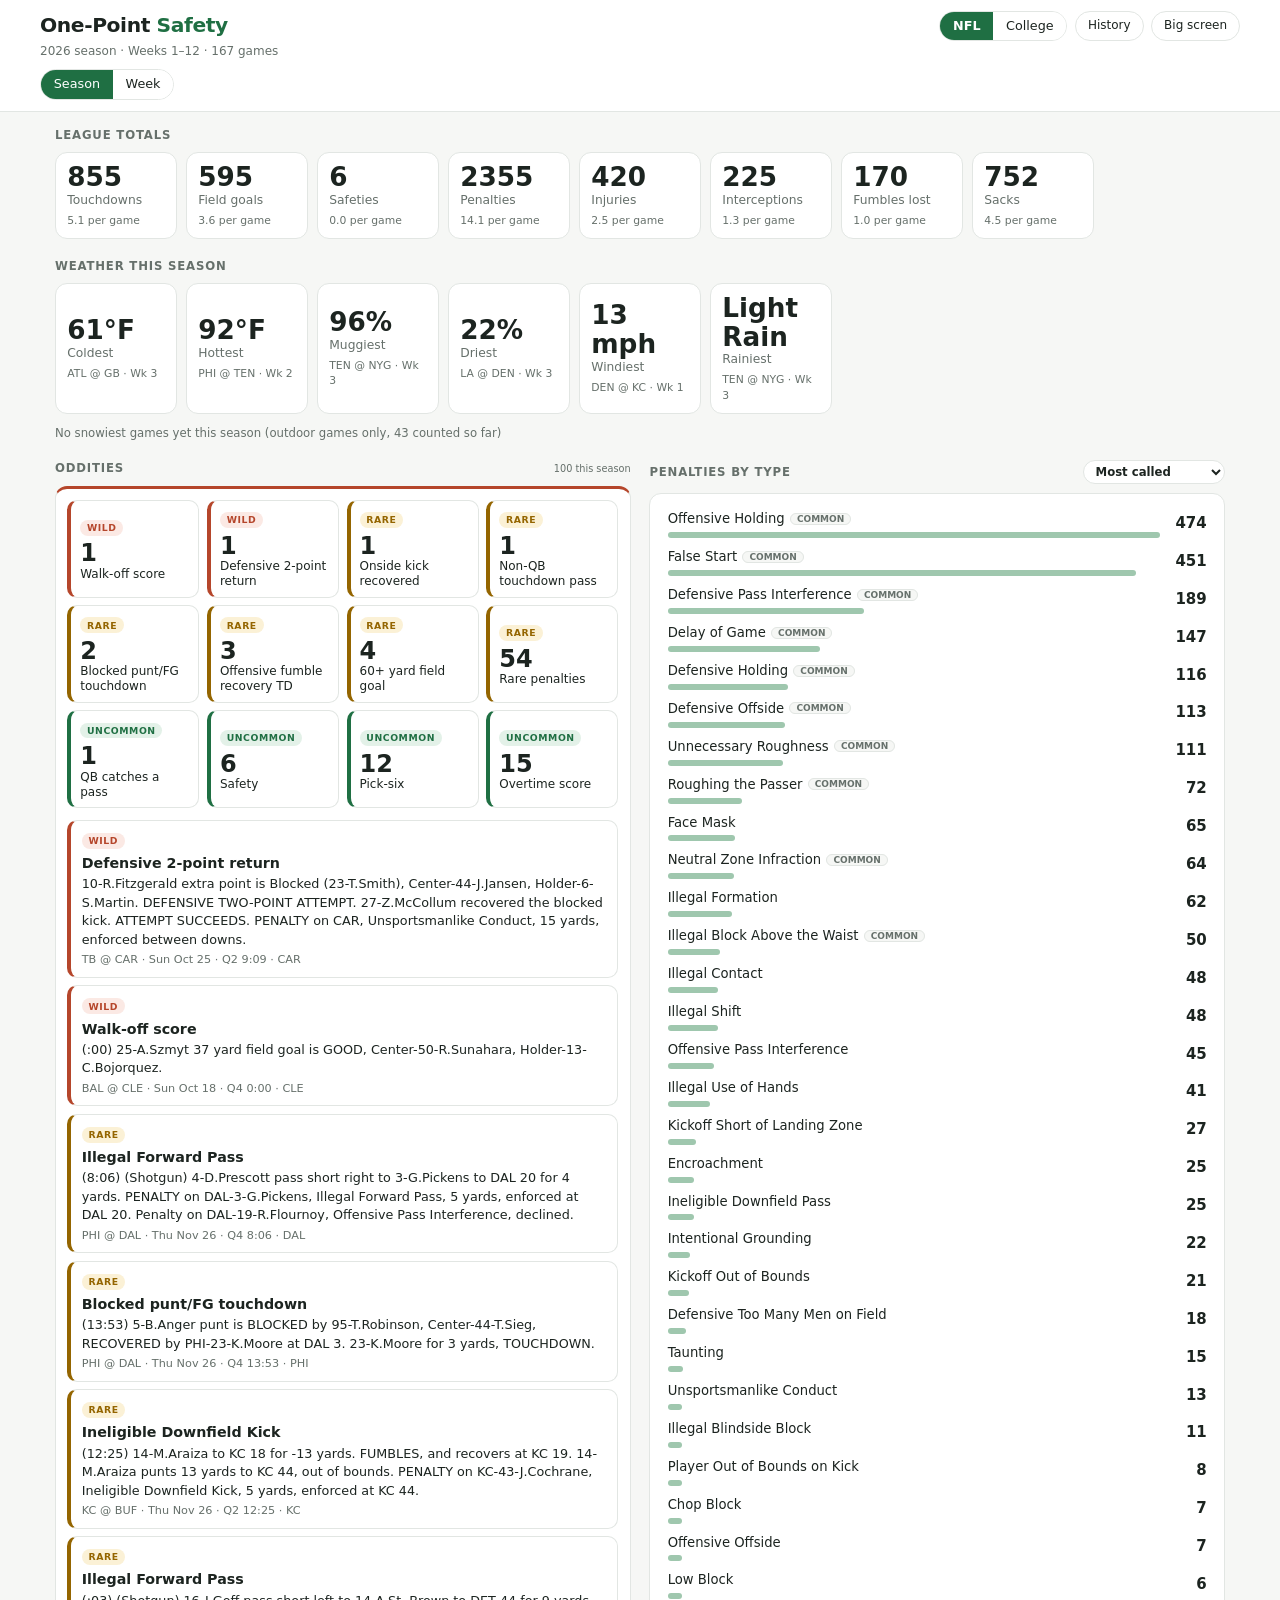
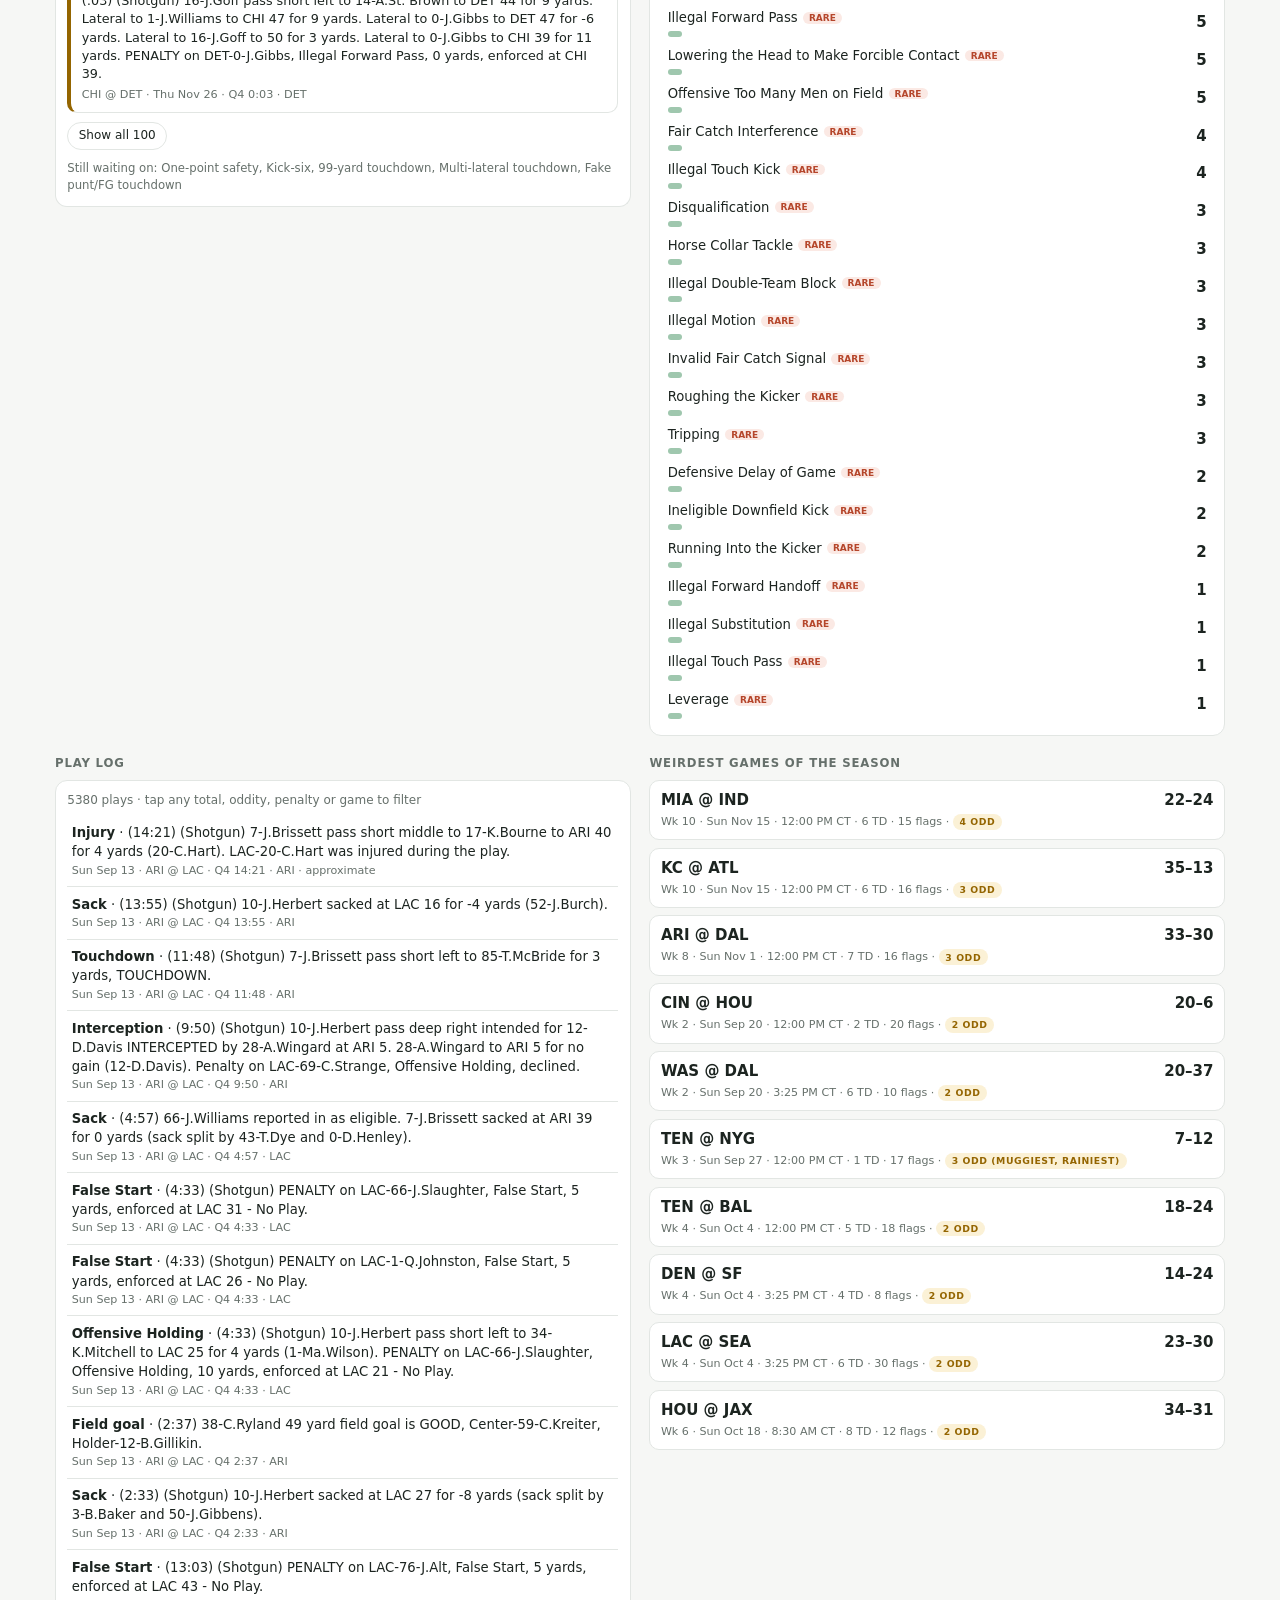
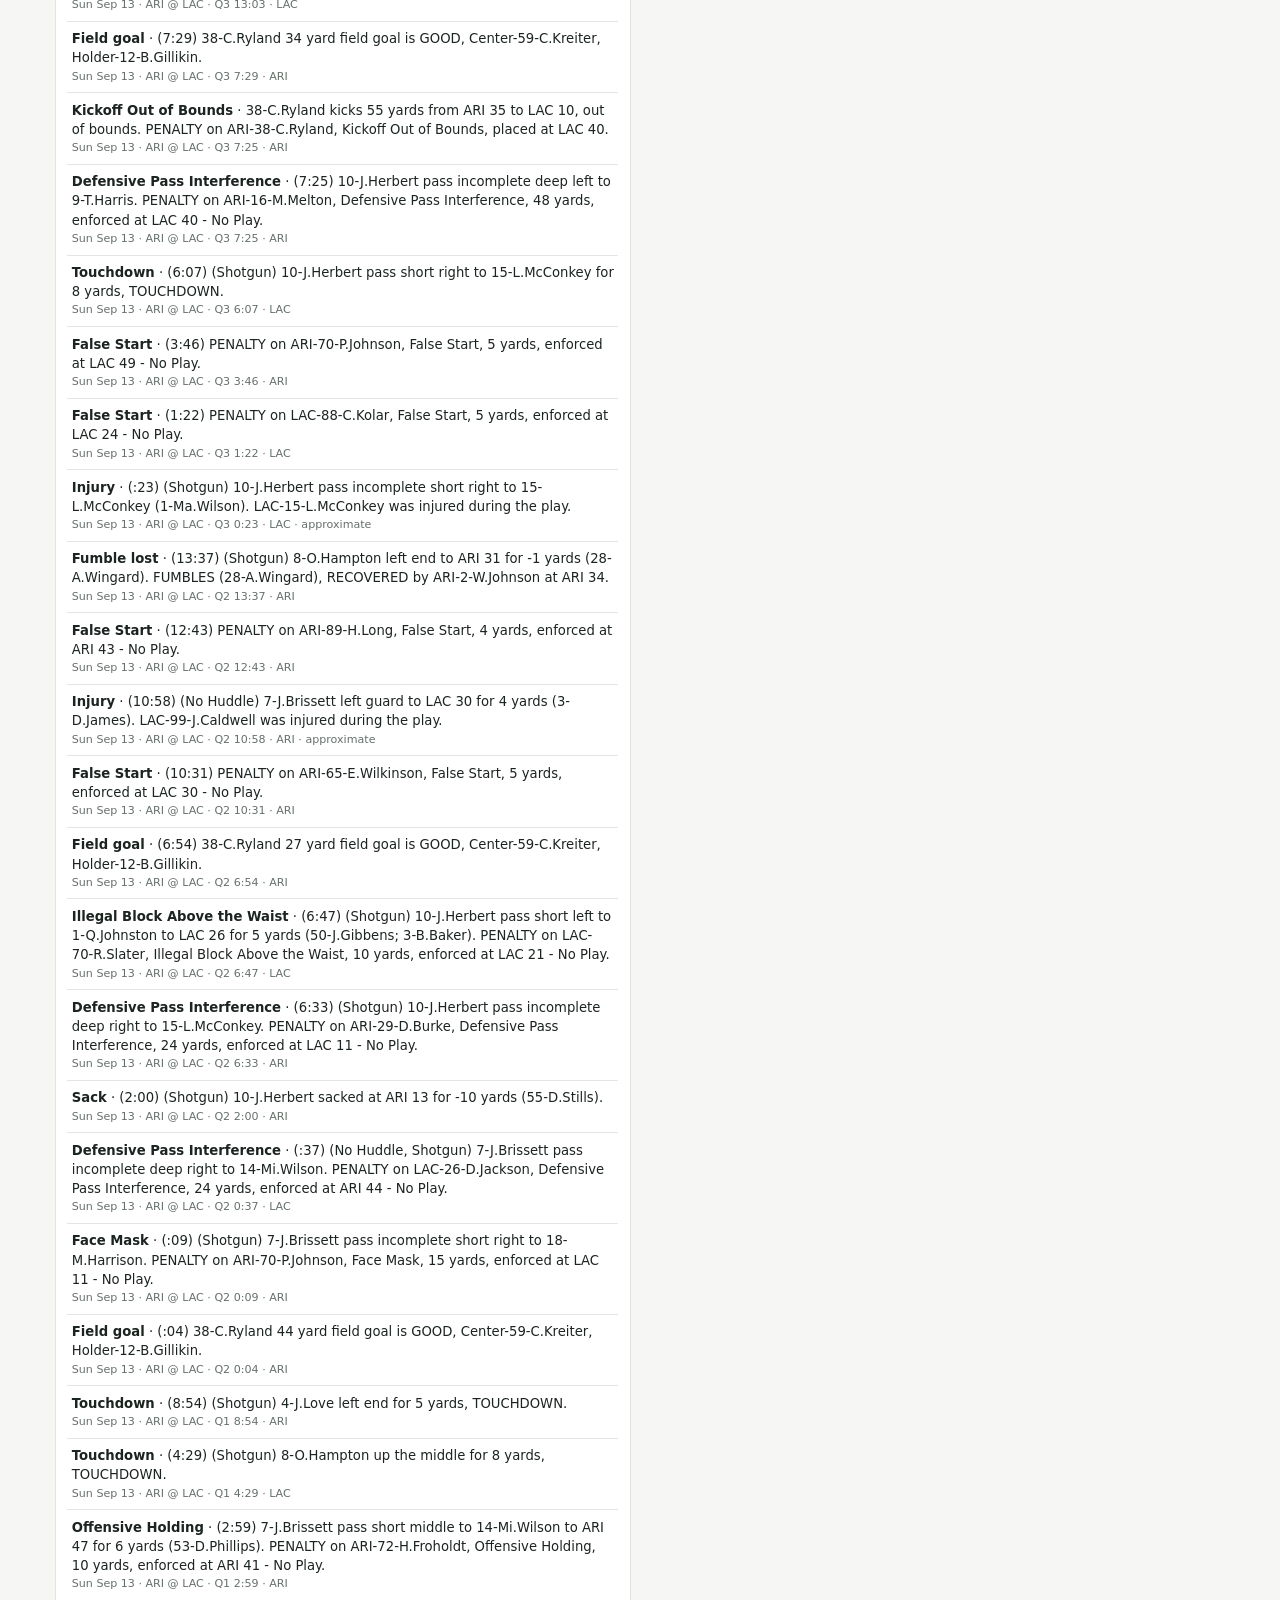
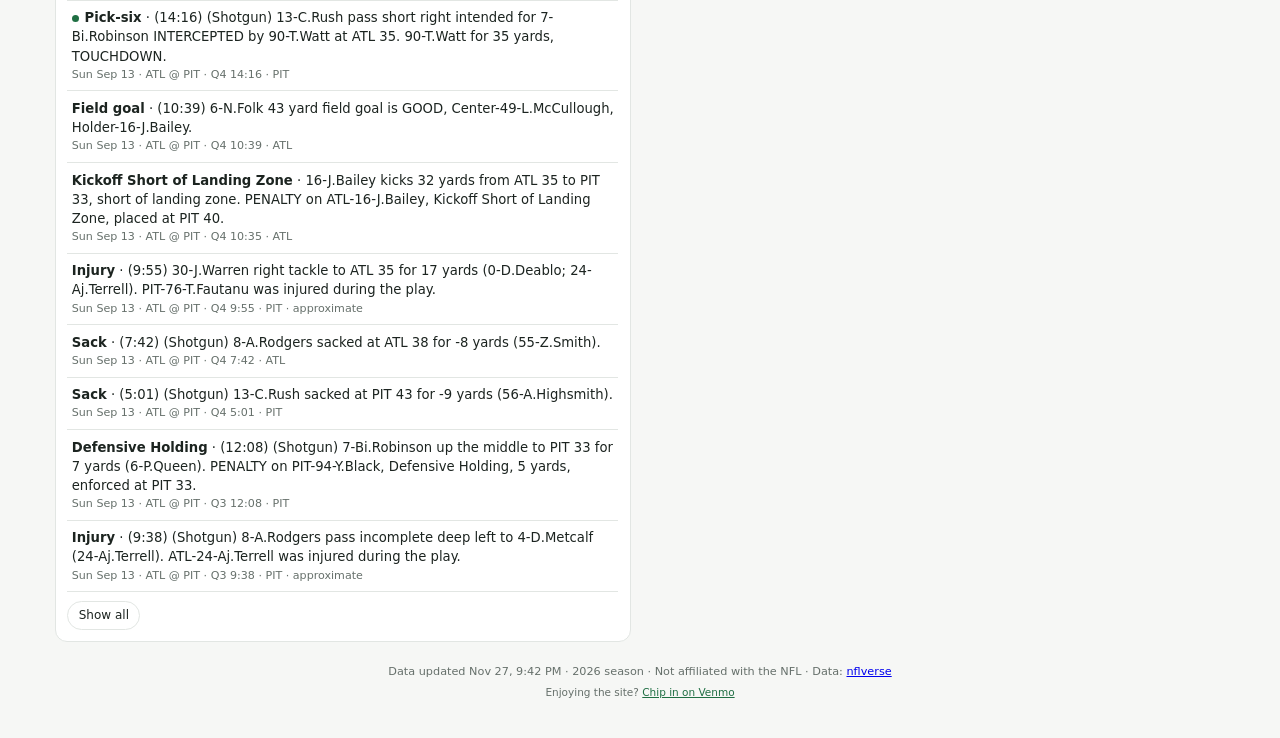
<file: index.html>
<!doctype html>
<html lang="en">
<head>
<meta charset="utf-8">
<meta name="viewport" content="width=device-width, initial-scale=1, viewport-fit=cover">
<!-- seo:start -->
<title>One-Point Safety | Tracking the NFL&#x27;s Rarest Plays</title>
<meta name="description" content="Track the NFL&#x27;s rarest plays as they happen: one-point safeties, rare penalties, wild finishes and extreme weather, updated daily from real play-by-play data.">
<link rel="canonical" href="https://one-pointsafety.com/">
<meta property="og:site_name" content="One-Point Safety">
<meta property="og:type" content="website">
<meta property="og:title" content="One-Point Safety | Tracking the NFL&#x27;s Rarest Plays">
<meta property="og:description" content="Track the NFL&#x27;s rarest plays as they happen: one-point safeties, rare penalties, wild finishes and extreme weather, updated daily from real play-by-play data.">
<meta property="og:url" content="https://one-pointsafety.com/">
<meta property="og:image" content="https://one-pointsafety.com/og-image.png">
<meta property="og:image:width" content="1200">
<meta property="og:image:height" content="630">
<meta property="og:image:alt" content="One-Point Safety — tracking the NFL&#x27;s rarest plays">
<meta property="og:locale" content="en_US">
<meta name="twitter:card" content="summary_large_image">
<meta name="twitter:title" content="One-Point Safety | Tracking the NFL&#x27;s Rarest Plays">
<meta name="twitter:description" content="Track the NFL&#x27;s rarest plays as they happen: one-point safeties, rare penalties, wild finishes and extreme weather, updated daily from real play-by-play data.">
<meta name="twitter:image" content="https://one-pointsafety.com/og-image.png">
<meta name="twitter:image:alt" content="One-Point Safety — tracking the NFL&#x27;s rarest plays">
<!-- seo:end -->
<link rel="stylesheet" href="styles.css?v=e23f069f">
</head>
<body>
<header>
  <div class="hrow">
    <h1>One-Point <span>Safety</span></h1>
    <nav class="hnav">
      <div class="seg league" role="group" aria-label="League"><a href="./" class="on" aria-current="page" data-league-link="nfl">NFL</a><a href="college.html" data-league-link="ncaa">College</a></div>
      <a class="navlink" href="history.html">History</a>
      <button class="tvbtn" id="tvBtn">Big screen</button>
    </nav>
  </div>
  <div class="hwrap">
    <div class="sub" id="subline"></div>
    <div class="controls">
      <div class="seg" id="scope"></div>
      <div class="wk" id="wknav"><button data-wk="-1" id="wkPrev" aria-label="Previous week">‹</button><span id="wkLabel"></span><button data-wk="1" id="wkNext" aria-label="Next week">›</button></div>
      <div class="days" id="days"></div>
      <button class="chip resetbtn" id="resetAll" hidden>&times; Reset filters</button>
    </div>
  </div>
</header>

<main class="layout" id="layout" hidden>
  <section class="a-odd">
    <h2>Oddities <small id="oddCount"></small></h2>
    <div class="panel">
      <div id="featured"></div>
      <div class="board" id="board"></div>
      <div class="feed" id="feed"></div>
      <button class="chip more" id="moreFeed" hidden></button>
      <div class="waiting" id="waiting"></div>
    </div>
  </section>

  <section class="a-tot">
    <h2>League totals</h2>
    <div class="cards" id="cards"></div>
  </section>

  <section class="a-wx" id="wxSec" hidden>
    <h2>Weather this season</h2>
    <div class="cards" id="wxCards"></div>
    <div class="waiting" id="wxNote"></div>
  </section>

  <section class="a-pen">
    <h2>Penalties by type <label class="sortsel"><span class="sr">Sort penalties</span><select id="penSort" aria-label="Sort penalties">
      <option value="count_desc">Most called</option>
      <option value="count_asc">Fewest called</option>
      <option value="common">Common &rarr; rare</option>
      <option value="rare">Rare &rarr; common</option>
    </select></label></h2>
    <div class="panel" id="penalties"></div>
  </section>

  <section class="a-log" id="logSec">
    <h2>Play log</h2>
    <div class="panel">
      <div class="filterbar" id="filterbar"></div>
      <div id="log"></div>
      <button class="chip more" id="moreLog" hidden>Show all</button>
    </div>
  </section>

  <section class="a-games">
    <h2 id="gamesTitle">Games</h2>
    <div class="scroll"><div class="games" id="games"></div></div>
  </section>
</main>

<div class="loading" id="loading">Loading season data&hellip;</div>
<div class="offseason" id="offseason" hidden>
  <h2>No games yet this season</h2>
  <p>Check back once the season kicks off. In the meantime, here's last season's data.</p>
</div>

<footer>
  <span id="updated"></span> &middot; Not affiliated with the NFL &middot; Data: <a href="https://github.com/nflverse/nflverse-data" target="_blank" rel="noopener">nflverse</a>
  <div class="donate">Enjoying the site? <a href="https://venmo.com/u/George-Tharp" target="_blank" rel="noopener">Chip in on Venmo</a></div>
</footer>

<div class="scrim" id="scrim"></div>
<div class="sheet" id="sheet" role="dialog" aria-modal="true" aria-label="Play details"></div>

<script src="app.js?v=8b02cafc"></script>
<!-- Cloudflare Web Analytics -->
<script type="module" src="https://static.cloudflareinsights.com/beacon.min.js" data-cf-beacon='{"token": "d3902bc33d3544aab51f12727f5c7ce0"}'></script>
<!-- End Cloudflare Web Analytics -->
</body>
</html>
</file>
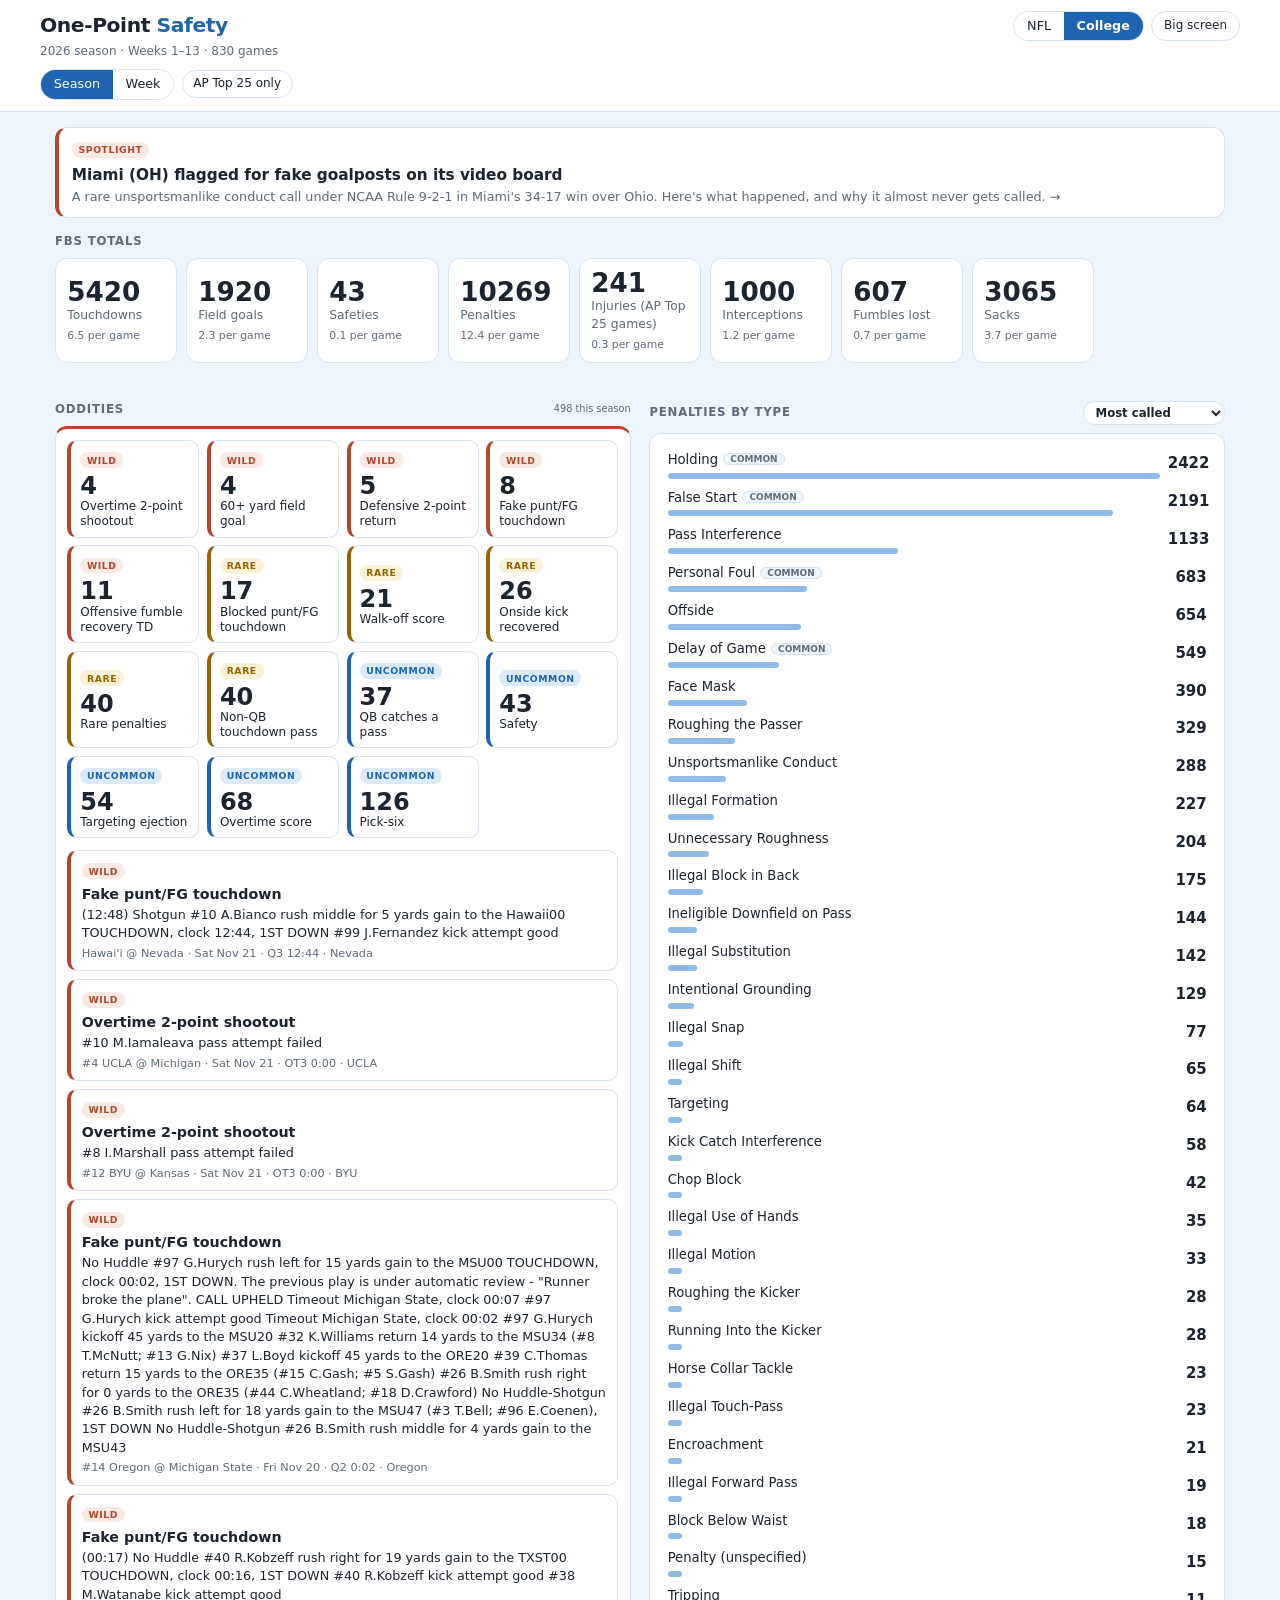
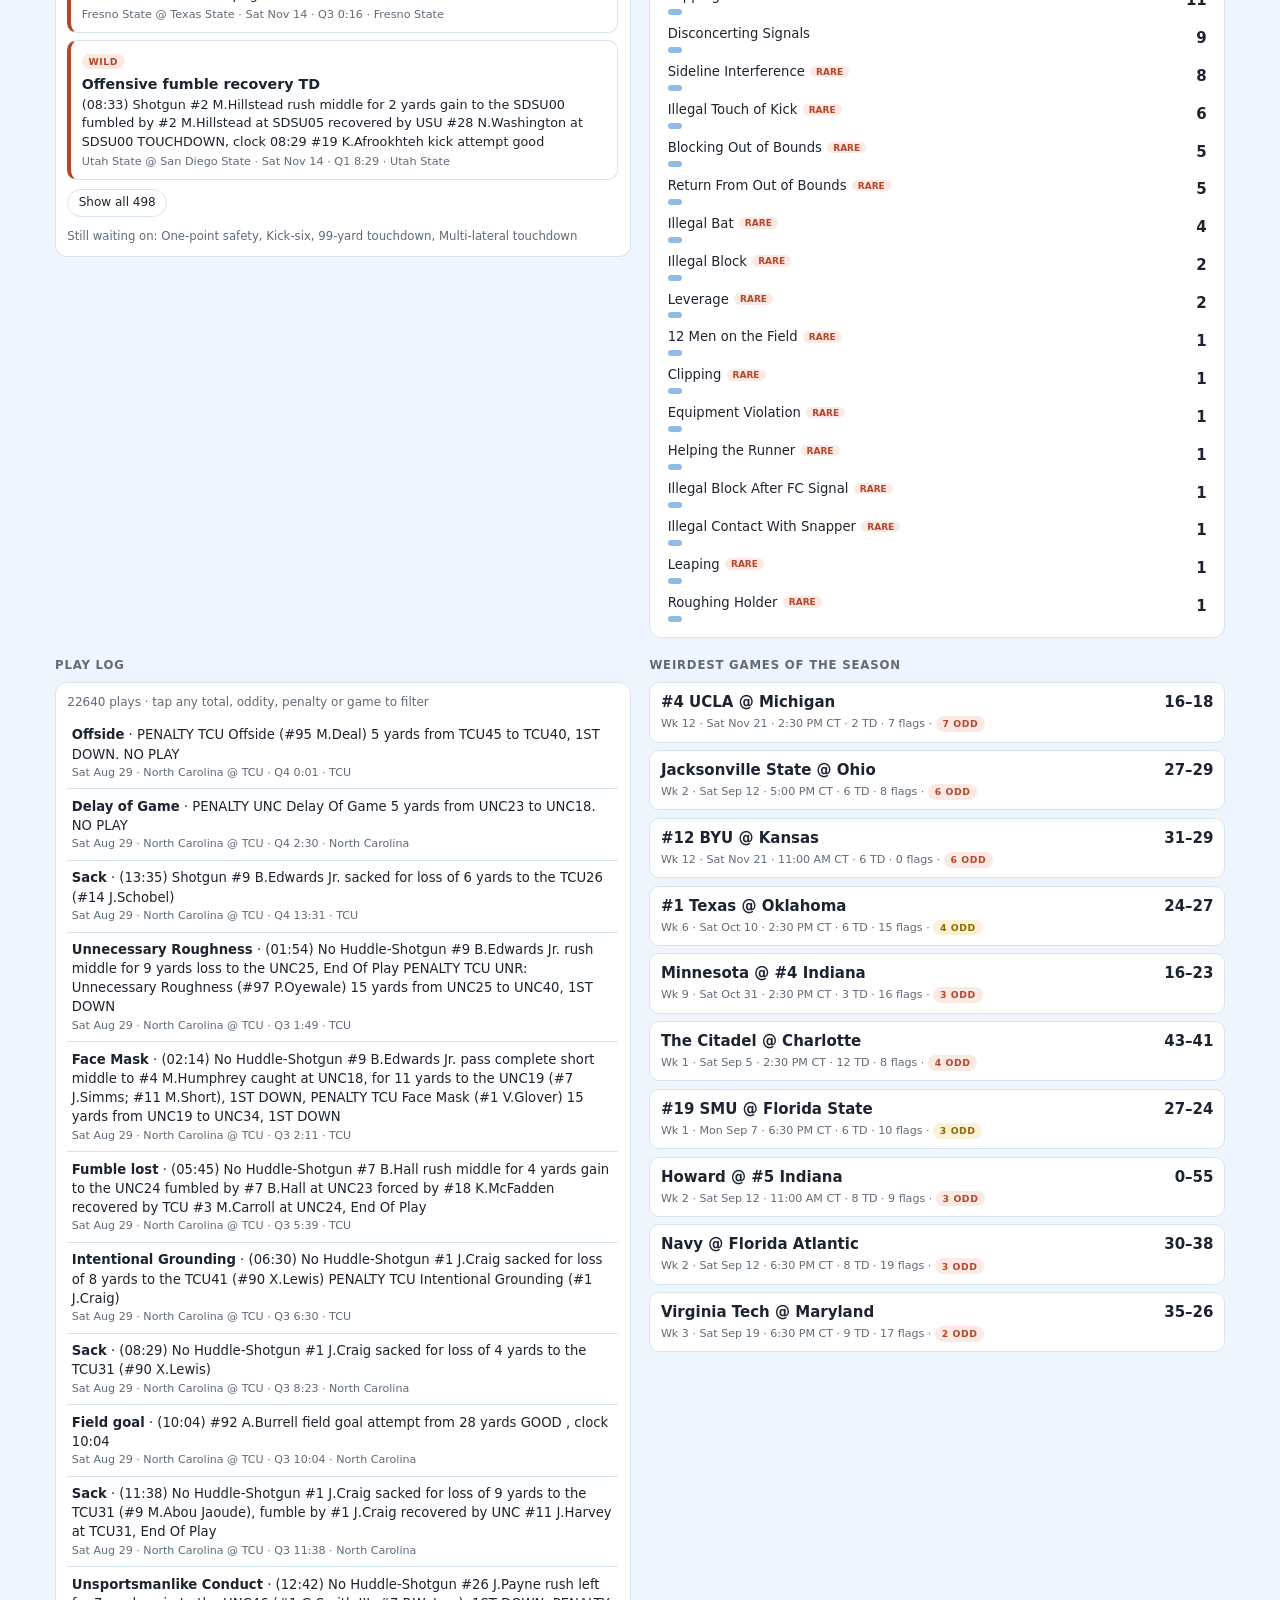
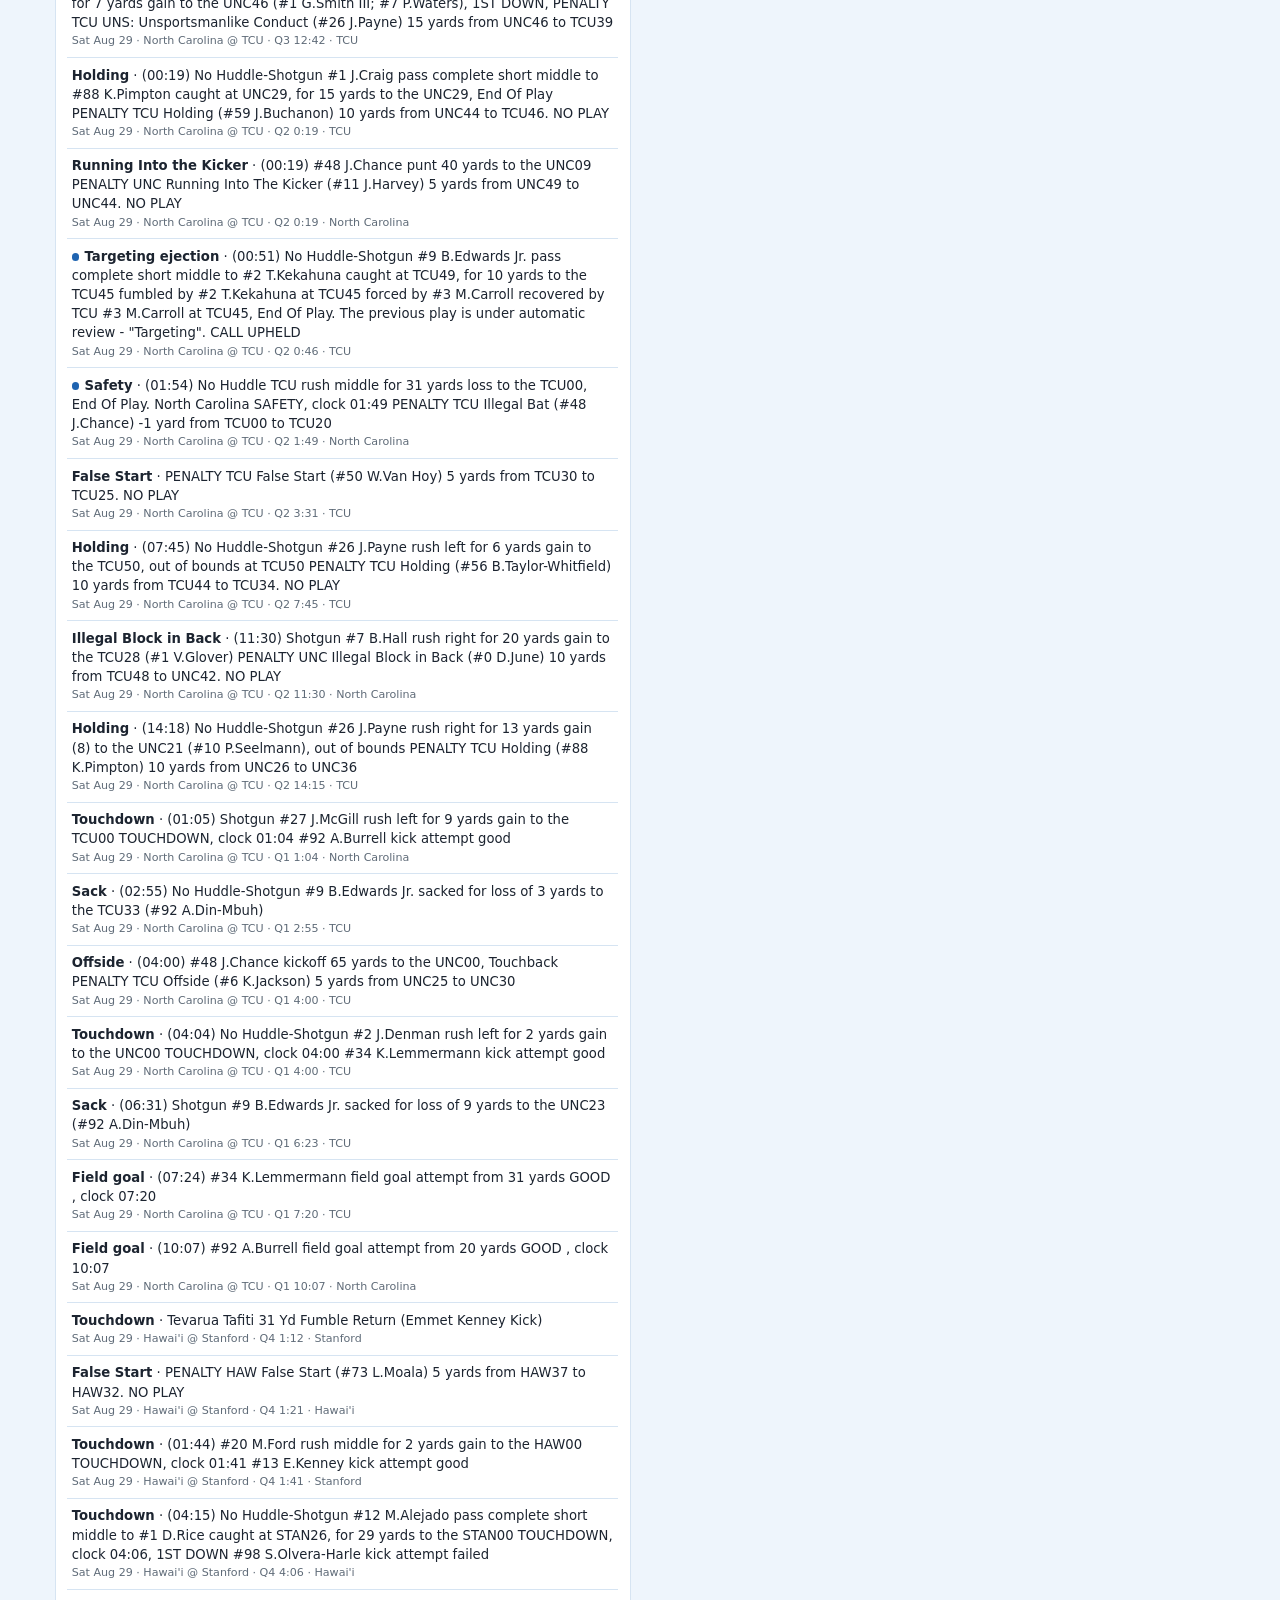
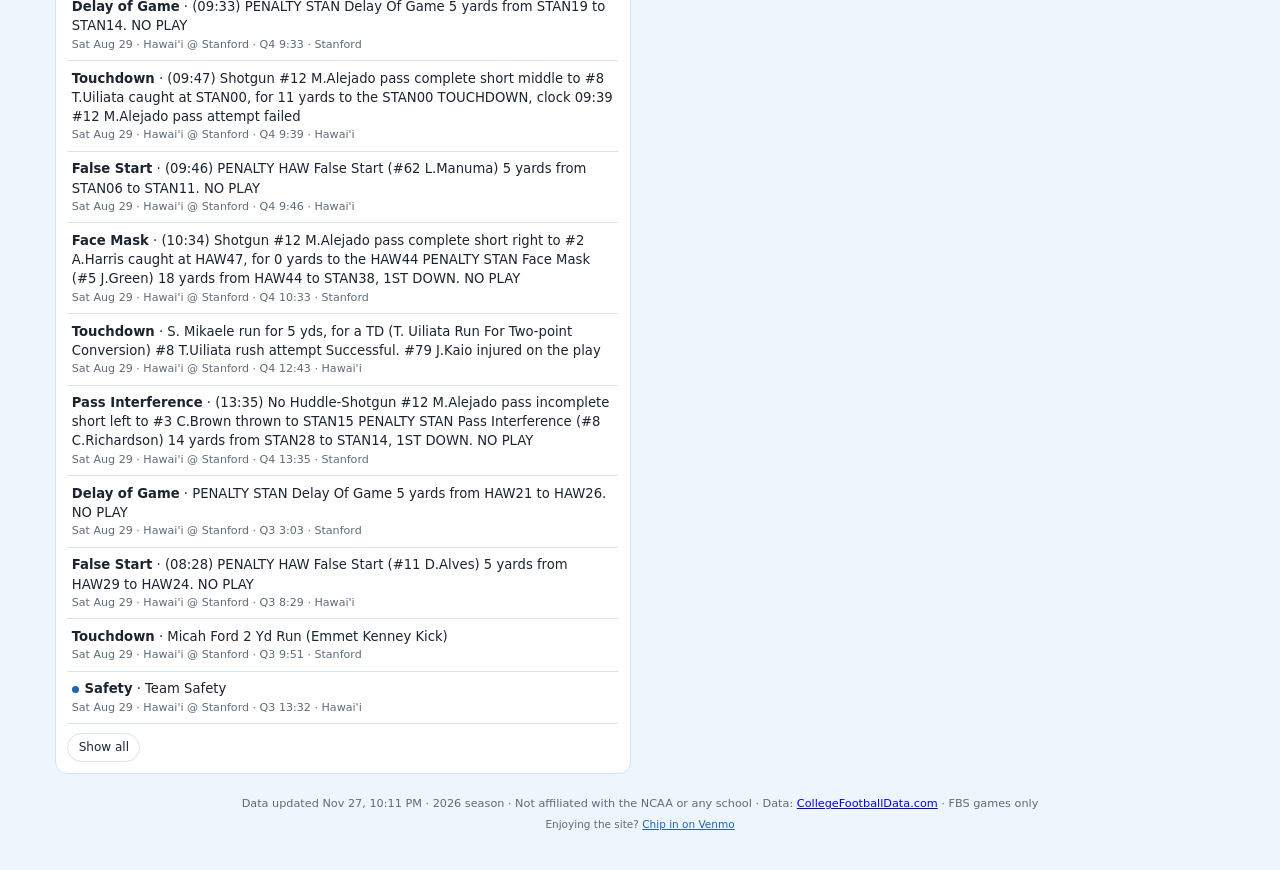
<file: college.html>
<!doctype html>
<html lang="en">
<head>
<meta charset="utf-8">
<meta name="viewport" content="width=device-width, initial-scale=1, viewport-fit=cover">
<!-- seo:start -->
<title>One-Point Safety | Tracking College Football&#x27;s Rarest Plays</title>
<meta name="description" content="Tracking college football&#x27;s rarest plays across every FBS game: one-point safeties, targeting ejections, overtime shootouts and rare penalties, updated daily.">
<link rel="canonical" href="https://one-pointsafety.com/college.html">
<meta property="og:site_name" content="One-Point Safety">
<meta property="og:type" content="website">
<meta property="og:title" content="One-Point Safety | Tracking College Football&#x27;s Rarest Plays">
<meta property="og:description" content="Tracking college football&#x27;s rarest plays across every FBS game: one-point safeties, targeting ejections, overtime shootouts and rare penalties, updated daily.">
<meta property="og:url" content="https://one-pointsafety.com/college.html">
<meta property="og:image" content="https://one-pointsafety.com/og-image.png">
<meta property="og:image:width" content="1200">
<meta property="og:image:height" content="630">
<meta property="og:image:alt" content="One-Point Safety — tracking the NFL&#x27;s rarest plays">
<meta property="og:locale" content="en_US">
<meta name="twitter:card" content="summary_large_image">
<meta name="twitter:title" content="One-Point Safety | Tracking College Football&#x27;s Rarest Plays">
<meta name="twitter:description" content="Tracking college football&#x27;s rarest plays across every FBS game: one-point safeties, targeting ejections, overtime shootouts and rare penalties, updated daily.">
<meta name="twitter:image" content="https://one-pointsafety.com/og-image.png">
<meta name="twitter:image:alt" content="One-Point Safety — tracking the NFL&#x27;s rarest plays">
<!-- seo:end -->
<link rel="stylesheet" href="styles.css?v=e23f069f">
</head>
<body data-league="ncaa">
<header>
  <div class="hrow">
    <h1>One-Point <span>Safety</span></h1>
    <nav class="hnav">
      <div class="seg league" role="group" aria-label="League"><a href="./" data-league-link="nfl">NFL</a><a href="college.html" class="on" aria-current="page" data-league-link="ncaa">College</a></div>
      <button class="tvbtn" id="tvBtn">Big screen</button>
    </nav>
  </div>
  <div class="hwrap">
    <div class="sub" id="subline"></div>
    <div class="controls">
      <div class="seg" id="scope"></div>
      <div class="wk" id="wknav"><button data-wk="-1" id="wkPrev" aria-label="Previous week">‹</button><span id="wkLabel"></span><button data-wk="1" id="wkNext" aria-label="Next week">›</button></div>
      <div class="days" id="days"></div>
      <button class="chip" id="apOnly" aria-pressed="false" title="Only games involving a team ranked in that week's AP Top 25">AP Top 25 only</button>
      <button class="chip resetbtn" id="resetAll" hidden>&times; Reset filters</button>
    </div>
  </div>
</header>

<!-- Editorial spotlight: static HTML so search engines see it without
     running app.js. Swap or remove when the story goes stale. -->
<aside class="spotlight" aria-label="Spotlight">
  <a href="miami-ohio-video-board-goalposts-penalty.html">
    <span class="tier t3">Spotlight</span>
    <strong>Miami (OH) flagged for fake goalposts on its video board</strong>
    <span class="sp-d">A rare unsportsmanlike conduct call under NCAA Rule 9-2-1 in Miami's 34-17 win over Ohio. Here's what happened, and why it almost never gets called. &rarr;</span>
  </a>
</aside>

<main class="layout" id="layout" hidden>
  <section class="a-odd">
    <h2>Oddities <small id="oddCount"></small></h2>
    <div class="panel">
      <div id="featured"></div>
      <div class="board" id="board"></div>
      <div class="feed" id="feed"></div>
      <button class="chip more" id="moreFeed" hidden></button>
      <div class="waiting" id="waiting"></div>
    </div>
  </section>

  <section class="a-tot">
    <h2>FBS totals</h2>
    <div class="cards" id="cards"></div>
  </section>

  <section class="a-pen">
    <h2>Penalties by type <label class="sortsel"><span class="sr">Sort penalties</span><select id="penSort" aria-label="Sort penalties">
      <option value="count_desc">Most called</option>
      <option value="count_asc">Fewest called</option>
      <option value="common">Common &rarr; rare</option>
      <option value="rare">Rare &rarr; common</option>
    </select></label></h2>
    <div class="panel" id="penalties"></div>
  </section>

  <section class="a-log" id="logSec">
    <h2>Play log</h2>
    <div class="panel">
      <div class="filterbar" id="filterbar"></div>
      <div id="log"></div>
      <button class="chip more" id="moreLog" hidden>Show all</button>
    </div>
  </section>

  <section class="a-games">
    <h2 id="gamesTitle">Games</h2>
    <div class="scroll"><div class="games" id="games"></div></div>
  </section>
</main>

<div class="loading" id="loading">Loading season data&hellip;</div>
<div class="offseason" id="offseason" hidden>
  <h2>No games yet this season</h2>
  <p>Check back once the season kicks off. In the meantime, here's last season's data.</p>
</div>

<footer>
  <span id="updated"></span> &middot; Not affiliated with the NCAA or any school &middot; Data: <a href="https://collegefootballdata.com" target="_blank" rel="noopener">CollegeFootballData.com</a> &middot; FBS games only
  <div class="donate">Enjoying the site? <a href="https://venmo.com/u/George-Tharp" target="_blank" rel="noopener">Chip in on Venmo</a></div>
</footer>

<div class="scrim" id="scrim"></div>
<div class="sheet" id="sheet" role="dialog" aria-modal="true" aria-label="Play details"></div>

<script src="app.js?v=8b02cafc"></script>
<!-- Cloudflare Web Analytics -->
<script type="module" src="https://static.cloudflareinsights.com/beacon.min.js" data-cf-beacon='{"token": "d3902bc33d3544aab51f12727f5c7ce0"}'></script>
<!-- End Cloudflare Web Analytics -->
</body>
</html>
</file>
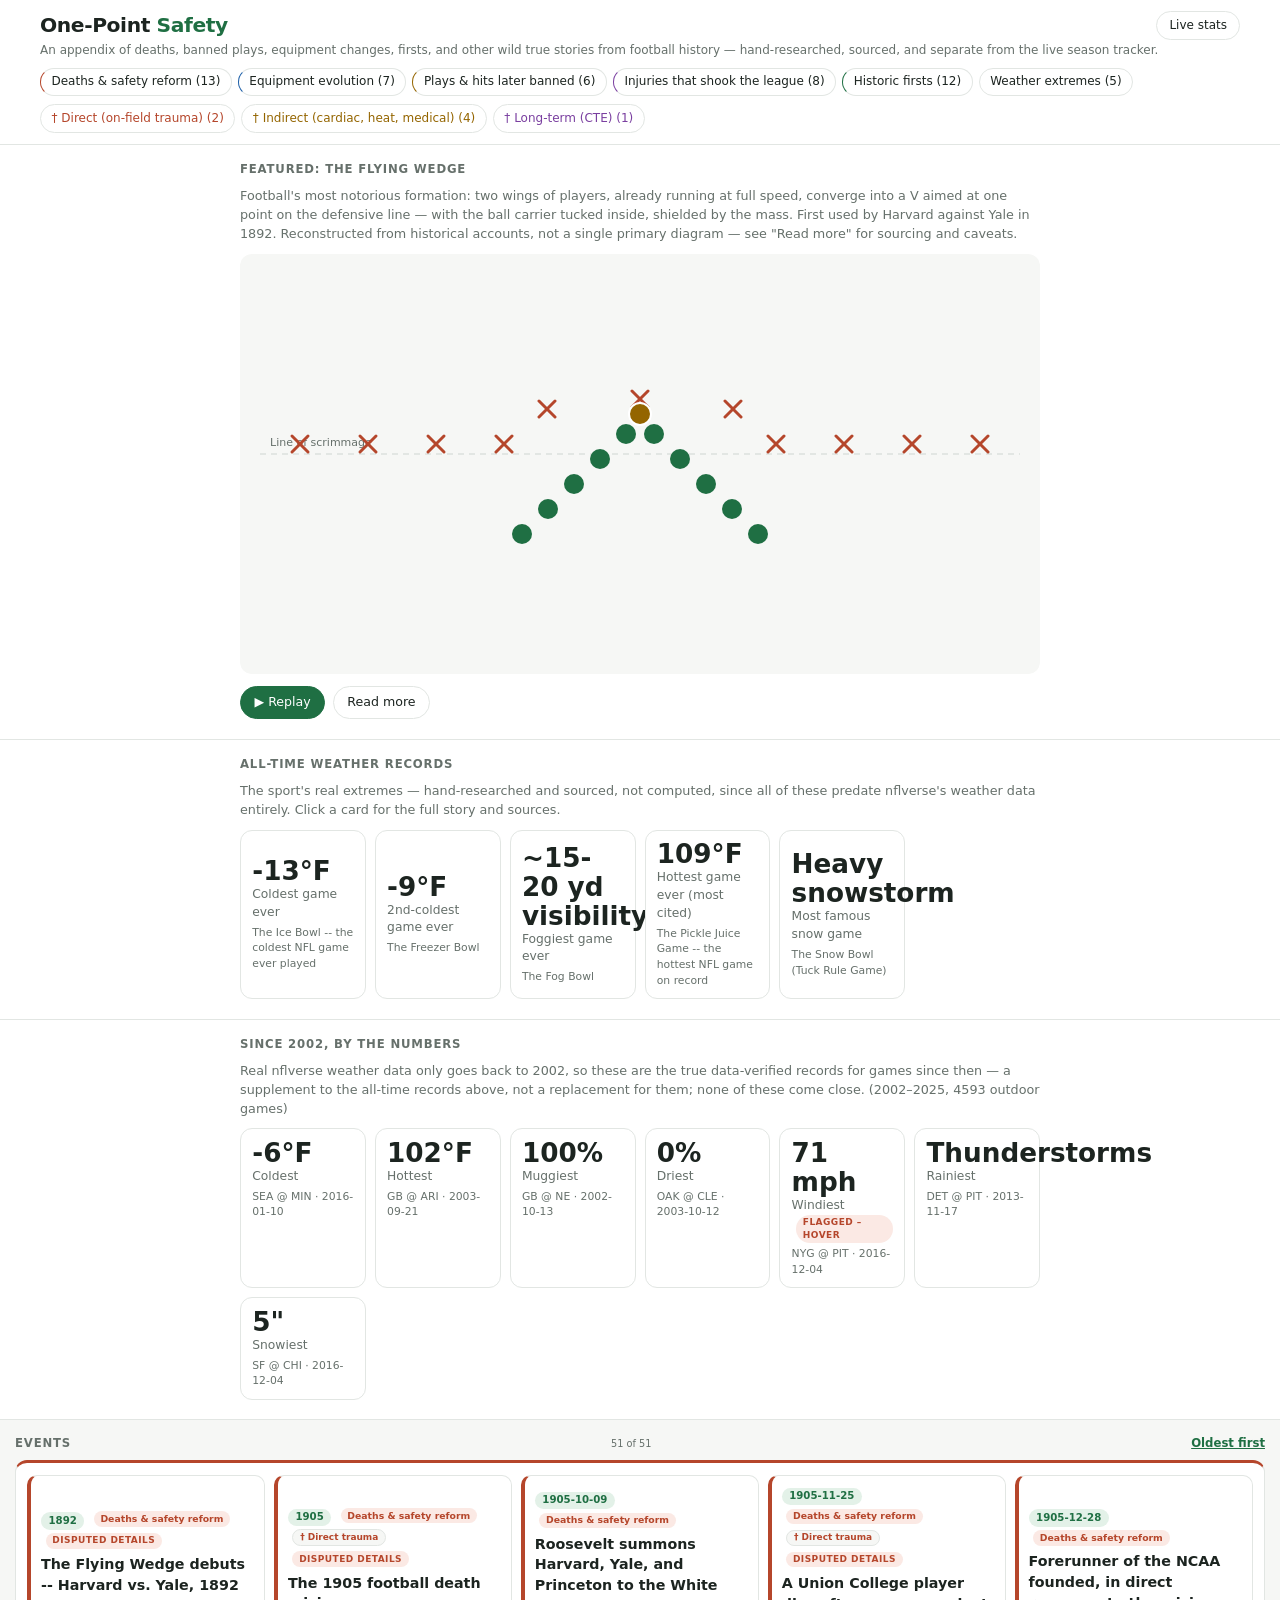
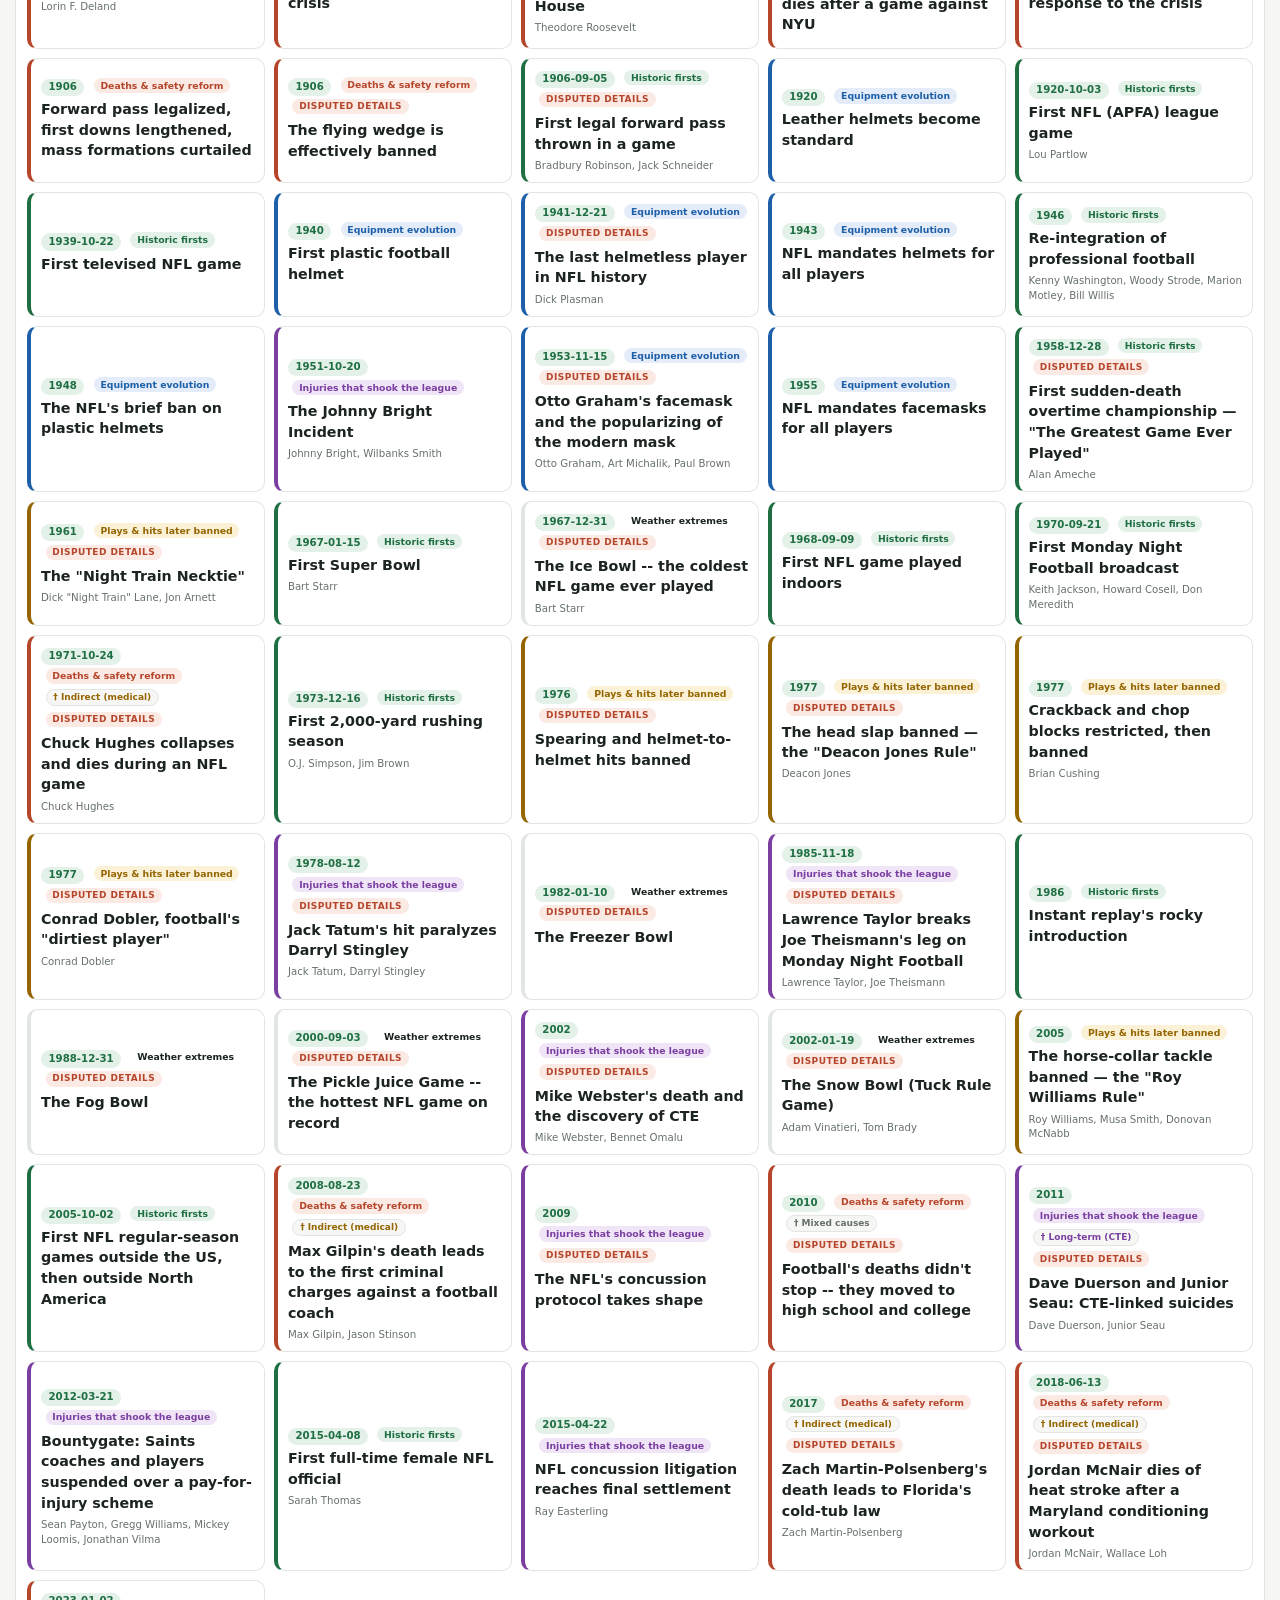
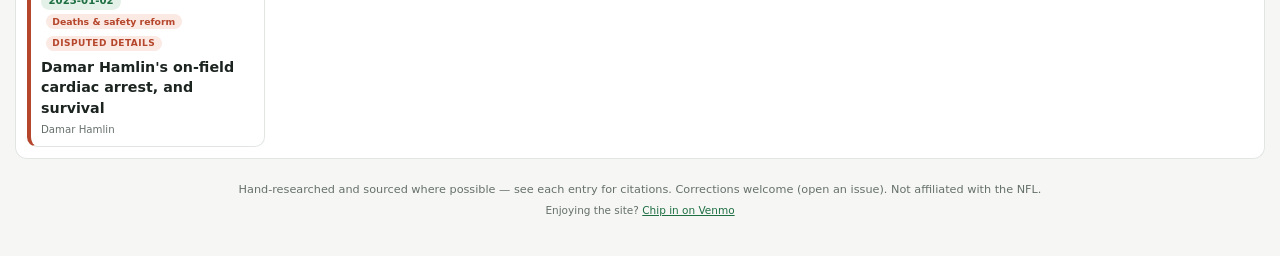
<file: history.html>
<!doctype html>
<html lang="en">
<head>
<meta charset="utf-8">
<meta name="viewport" content="width=device-width, initial-scale=1, viewport-fit=cover">
<!-- seo:start -->
<title>Football History Oddities &amp; Banned Plays | One-Point Safety</title>
<meta name="description" content="A sourced history of football&#x27;s strangest moments: banned plays like the Flying Wedge, on-field deaths, rule changes, firsts and all-time weather records.">
<link rel="canonical" href="https://one-pointsafety.com/history.html">
<meta property="og:site_name" content="One-Point Safety">
<meta property="og:type" content="article">
<meta property="og:title" content="Football History Oddities &amp; Banned Plays | One-Point Safety">
<meta property="og:description" content="A sourced history of football&#x27;s strangest moments: banned plays like the Flying Wedge, on-field deaths, rule changes, firsts and all-time weather records.">
<meta property="og:url" content="https://one-pointsafety.com/history.html">
<meta property="og:image" content="https://one-pointsafety.com/og-image.png">
<meta property="og:image:width" content="1200">
<meta property="og:image:height" content="630">
<meta property="og:image:alt" content="One-Point Safety — tracking the NFL&#x27;s rarest plays">
<meta property="og:locale" content="en_US">
<meta name="twitter:card" content="summary_large_image">
<meta name="twitter:title" content="Football History Oddities &amp; Banned Plays | One-Point Safety">
<meta name="twitter:description" content="A sourced history of football&#x27;s strangest moments: banned plays like the Flying Wedge, on-field deaths, rule changes, firsts and all-time weather records.">
<meta name="twitter:image" content="https://one-pointsafety.com/og-image.png">
<meta name="twitter:image:alt" content="One-Point Safety — tracking the NFL&#x27;s rarest plays">
<!-- seo:end -->
<link rel="stylesheet" href="styles.css?v=e23f069f">
</head>
<body>
<header>
  <div class="hrow">
    <h1>One-Point <span>Safety</span></h1>
    <nav class="hnav">
      <a class="navlink" href="./">Live stats</a>
    </nav>
  </div>
  <div class="hwrap">
    <div class="sub">An appendix of deaths, banned plays, equipment changes, firsts, and other wild true stories from football history &mdash; hand-researched, sourced, and separate from the live season tracker.</div>
    <div class="controls">
      <div class="days" id="cats"></div>
    </div>
    <div class="controls">
      <div class="days" id="causes" hidden></div>
      <button class="chip resetbtn" id="resetAll" hidden>&times; Reset filters</button>
    </div>
  </div>
</header>

<section class="featured">
  <div class="featured-wrap">
    <h2>Featured: The Flying Wedge</h2>
    <p class="featured-cap">Football's most notorious formation: two wings of players, already running at full speed, converge into a V aimed at one point on the defensive line &mdash; with the ball carrier tucked inside, shielded by the mass. First used by Harvard against Yale in 1892. Reconstructed from historical accounts, not a single primary diagram &mdash; see "Read more" for sourcing and caveats.</p>
    <svg id="wedgeSvg" viewBox="0 0 800 420" role="img" aria-label="Animated diagram of the Flying Wedge formation">
      <rect class="field" x="0" y="0" width="800" height="420" rx="12"></rect>
      <line class="los" x1="20" y1="200" x2="780" y2="200"></line>
      <text class="fieldlabel" x="30" y="192">Line of scrimmage</text>
      <g id="wedgeDefense"></g>
      <g id="wedgeOffense"></g>
    </svg>
    <div class="featured-actions">
      <button class="btn pri" id="wedgeReplay">&#9654; Replay</button>
      <button class="btn" id="wedgeReadMore">Read more</button>
    </div>
  </div>
</section>

<section class="featured" id="wxAllTimeSec" hidden>
  <div class="featured-wrap">
    <h2>All-time weather records</h2>
    <p class="featured-cap">The sport's real extremes &mdash; hand-researched and sourced, not computed, since all of these predate nflverse's weather data entirely. Click a card for the full story and sources.</p>
    <div class="cards" id="wxAllTimeCards"></div>
  </div>
</section>

<section class="featured" id="wxRecordsSec" hidden>
  <div class="featured-wrap">
    <h2>Since 2002, by the numbers</h2>
    <p class="featured-cap">Real nflverse weather data only goes back to 2002, so these are the true data-verified records for games since then &mdash; a supplement to the all-time records above, not a replacement for them; none of these come close. <span id="wxRecordsNote"></span></p>
    <div class="cards" id="wxRecordsCards"></div>
  </div>
</section>

<main class="layout histlayout" id="layout" hidden>
  <section class="a-odd hist-full">
    <h2>Events <small id="evCount"></small> <button class="linkbtn" id="sortDir"></button></h2>
    <div class="panel">
      <div id="feed" class="feed quilt"></div>
      <button class="chip more" id="moreFeed" hidden></button>
    </div>
  </section>
</main>

<div class="loading" id="loading">Loading history&hellip;</div>

<footer>
  Hand-researched and sourced where possible &mdash; see each entry for citations. Corrections welcome (open an issue). Not affiliated with the NFL.
  <div class="donate">Enjoying the site? <a href="https://venmo.com/u/George-Tharp" target="_blank" rel="noopener">Chip in on Venmo</a></div>
</footer>

<div class="scrim" id="scrim"></div>
<div class="sheet" id="sheet" role="dialog" aria-modal="true" aria-label="Historical event details"></div>

<script src="flying-wedge.js?v=bdd9efcd"></script>
<script src="history.js?v=4d755dff"></script>
<!-- Cloudflare Web Analytics -->
<script type="module" src="https://static.cloudflareinsights.com/beacon.min.js" data-cf-beacon='{"token": "d3902bc33d3544aab51f12727f5c7ce0"}'></script>
<!-- End Cloudflare Web Analytics -->
</body>
</html>
</file>
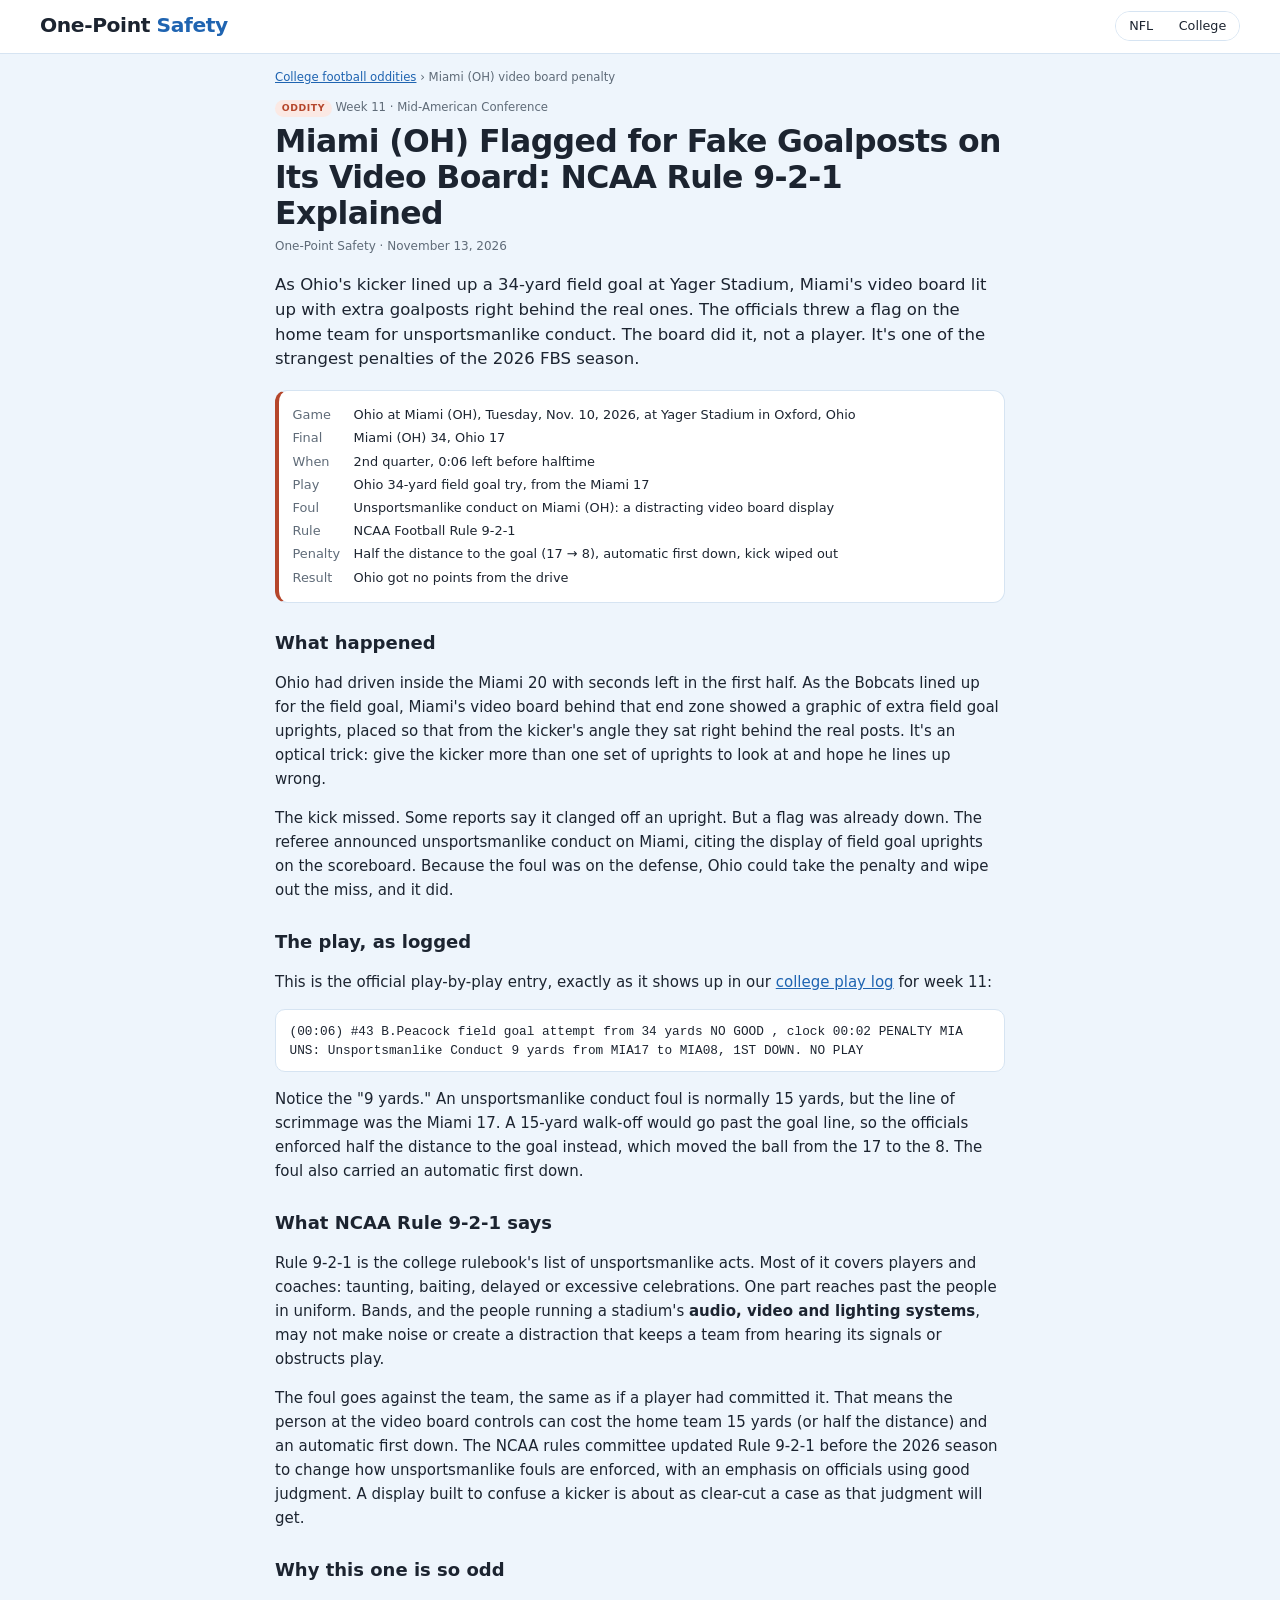
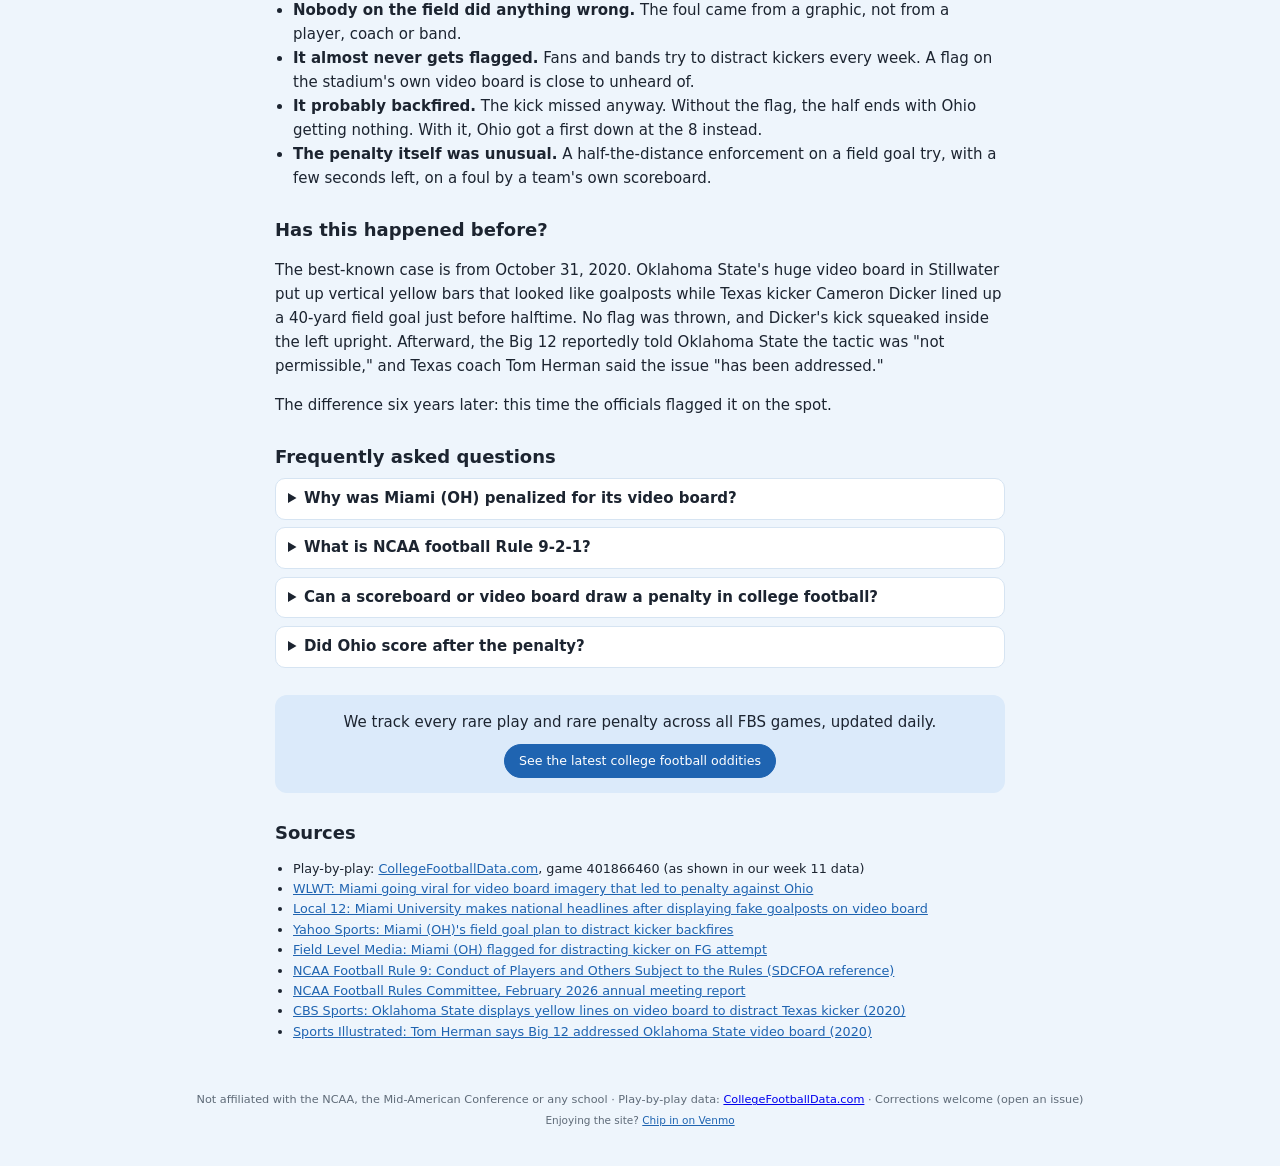
<file: miami-ohio-video-board-goalposts-penalty.html>
<!doctype html>
<html lang="en">
<head>
<meta charset="utf-8">
<meta name="viewport" content="width=device-width, initial-scale=1, viewport-fit=cover">
<!-- seo:start -->
<title>Miami (OH) Fake Goalposts Video Board Penalty: NCAA Rule 9-2-1</title>
<meta name="description" content="Miami (OH)&#x27;s video board showed fake goalposts behind the uprights on an Ohio field goal try, drawing a rare unsportsmanlike flag under NCAA Rule 9-2-1.">
<link rel="canonical" href="https://one-pointsafety.com/miami-ohio-video-board-goalposts-penalty.html">
<meta property="og:site_name" content="One-Point Safety">
<meta property="og:type" content="article">
<meta property="og:title" content="Miami (OH) Fake Goalposts Video Board Penalty: NCAA Rule 9-2-1">
<meta property="og:description" content="Miami (OH)&#x27;s video board showed fake goalposts behind the uprights on an Ohio field goal try, drawing a rare unsportsmanlike flag under NCAA Rule 9-2-1.">
<meta property="og:url" content="https://one-pointsafety.com/miami-ohio-video-board-goalposts-penalty.html">
<meta property="og:image" content="https://one-pointsafety.com/og-image.png">
<meta property="og:image:width" content="1200">
<meta property="og:image:height" content="630">
<meta property="og:image:alt" content="One-Point Safety — tracking the NFL&#x27;s rarest plays">
<meta property="og:locale" content="en_US">
<meta name="twitter:card" content="summary_large_image">
<meta name="twitter:title" content="Miami (OH) Fake Goalposts Video Board Penalty: NCAA Rule 9-2-1">
<meta name="twitter:description" content="Miami (OH)&#x27;s video board showed fake goalposts behind the uprights on an Ohio field goal try, drawing a rare unsportsmanlike flag under NCAA Rule 9-2-1.">
<meta name="twitter:image" content="https://one-pointsafety.com/og-image.png">
<meta name="twitter:image:alt" content="One-Point Safety — tracking the NFL&#x27;s rarest plays">
<!-- seo:end -->
<meta property="article:published_time" content="2026-11-13">
<meta property="article:section" content="College Football">
<meta property="article:tag" content="Miami (OH) RedHawks">
<meta property="article:tag" content="NCAA Rule 9-2-1">
<meta property="article:tag" content="Unsportsmanlike conduct">
<script type="application/ld+json">
{
  "@context": "https://schema.org",
  "@graph": [
    {
      "@type": "NewsArticle",
      "@id": "https://one-pointsafety.com/miami-ohio-video-board-goalposts-penalty.html#article",
      "headline": "Miami (OH) Flagged for Fake Goalposts on Its Video Board: NCAA Rule 9-2-1 Explained",
      "description": "Miami (OH)'s video board showed extra goalposts behind the real uprights during an Ohio field goal try, drawing a rare unsportsmanlike conduct flag under NCAA Rule 9-2-1.",
      "datePublished": "2026-11-13",
      "dateModified": "2026-11-13",
      "image": "https://one-pointsafety.com/og-image.png",
      "mainEntityOfPage": "https://one-pointsafety.com/miami-ohio-video-board-goalposts-penalty.html",
      "author": {"@type": "Organization", "name": "One-Point Safety", "url": "https://one-pointsafety.com/"},
      "publisher": {"@type": "Organization", "name": "One-Point Safety", "url": "https://one-pointsafety.com/"},
      "about": {
        "@type": "SportsEvent",
        "name": "Ohio at Miami (OH)",
        "startDate": "2026-11-10T19:00:00-05:00",
        "location": {"@type": "Place", "name": "Yager Stadium", "address": "Oxford, Ohio"},
        "homeTeam": {"@type": "SportsTeam", "name": "Miami (OH) RedHawks"},
        "awayTeam": {"@type": "SportsTeam", "name": "Ohio Bobcats"},
        "sport": "American football"
      },
      "keywords": "Miami Ohio video board penalty, fake goalposts, NCAA rule 9-2-1, unsportsmanlike conduct, field goal distraction, Ohio Bobcats, MAC football"
    },
    {
      "@type": "BreadcrumbList",
      "itemListElement": [
        {"@type": "ListItem", "position": 1, "name": "College football oddities", "item": "https://one-pointsafety.com/college.html"},
        {"@type": "ListItem", "position": 2, "name": "Miami (OH) video board goalposts penalty", "item": "https://one-pointsafety.com/miami-ohio-video-board-goalposts-penalty.html"}
      ]
    },
    {
      "@type": "FAQPage",
      "mainEntity": [
        {
          "@type": "Question",
          "name": "Why was Miami (OH) penalized for its video board?",
          "acceptedAnswer": {"@type": "Answer", "text": "With six seconds left in the first half against Ohio on November 10, 2026, Miami's video board showed extra goalposts behind the real uprights as Ohio lined up a 34-yard field goal. Officials ruled it a distraction and flagged Miami for unsportsmanlike conduct under NCAA Rule 9-2-1."}
        },
        {
          "@type": "Question",
          "name": "What is NCAA football Rule 9-2-1?",
          "acceptedAnswer": {"@type": "Answer", "text": "Rule 9-2-1 lists unsportsmanlike acts. One part of it covers people other than players, including bands and the operators of audio, video and lighting systems: they may not create noise or a distraction that keeps a team from hearing its signals or obstructs play. The foul is charged to the team."}
        },
        {
          "@type": "Question",
          "name": "Can a scoreboard or video board draw a penalty in college football?",
          "acceptedAnswer": {"@type": "Answer", "text": "Yes. Because video board operators are covered by Rule 9-2-1, a distracting display can be flagged as unsportsmanlike conduct against the home team. It is very rarely called. In 2020 Oklahoma State showed goalpost-like yellow lines during a Texas kick without a flag; the Big 12 later said the tactic was not permissible."}
        },
        {
          "@type": "Question",
          "name": "Did Ohio score after the penalty?",
          "acceptedAnswer": {"@type": "Answer", "text": "No. The penalty was enforced half the distance to the goal, moving Ohio from the Miami 17 to the 8 with an automatic first down, but the Bobcats came away without points. Miami won 34-17."}
        }
      ]
    }
  ]
}
</script>
<link rel="stylesheet" href="styles.css?v=e23f069f">
</head>
<body data-league="ncaa">
<header>
  <div class="hrow">
    <a class="brand" href="./">One-Point <span>Safety</span></a>
    <nav class="hnav">
      <div class="seg league" role="group" aria-label="League"><a href="./">NFL</a><a href="college.html">College</a></div>
    </nav>
  </div>
</header>

<main class="article">
  <nav class="crumbs" aria-label="Breadcrumb"><a href="college.html">College football oddities</a> &rsaquo; <span>Miami (OH) video board penalty</span></nav>

  <article>
    <p class="kicker"><span class="tier t3">Oddity</span> Week 11 &middot; Mid-American Conference</p>
    <h1>Miami (OH) Flagged for Fake Goalposts on Its Video Board: NCAA Rule 9-2-1 Explained</h1>
    <p class="byline">One-Point Safety &middot; <time datetime="2026-11-13">November 13, 2026</time></p>

    <p class="lede">As Ohio's kicker lined up a 34-yard field goal at Yager Stadium, Miami's video board lit up with extra goalposts right behind the real ones. The officials threw a flag on the home team for unsportsmanlike conduct. The board did it, not a player. It's one of the strangest penalties of the 2026 FBS season.</p>

    <aside class="facts" aria-label="Key facts">
      <dl class="kv">
        <dt>Game</dt><dd>Ohio at Miami (OH), Tuesday, Nov. 10, 2026, at Yager Stadium in Oxford, Ohio</dd>
        <dt>Final</dt><dd>Miami (OH) 34, Ohio 17</dd>
        <dt>When</dt><dd>2nd quarter, 0:06 left before halftime</dd>
        <dt>Play</dt><dd>Ohio 34-yard field goal try, from the Miami 17</dd>
        <dt>Foul</dt><dd>Unsportsmanlike conduct on Miami (OH): a distracting video board display</dd>
        <dt>Rule</dt><dd>NCAA Football Rule 9-2-1</dd>
        <dt>Penalty</dt><dd>Half the distance to the goal (17 &rarr; 8), automatic first down, kick wiped out</dd>
        <dt>Result</dt><dd>Ohio got no points from the drive</dd>
      </dl>
    </aside>

    <h2>What happened</h2>
    <p>Ohio had driven inside the Miami 20 with seconds left in the first half. As the Bobcats lined up for the field goal, Miami's video board behind that end zone showed a graphic of extra field goal uprights, placed so that from the kicker's angle they sat right behind the real posts. It's an optical trick: give the kicker more than one set of uprights to look at and hope he lines up wrong.</p>
    <p>The kick missed. Some reports say it clanged off an upright. But a flag was already down. The referee announced unsportsmanlike conduct on Miami, citing the display of field goal uprights on the scoreboard. Because the foul was on the defense, Ohio could take the penalty and wipe out the miss, and it did.</p>

    <h2>The play, as logged</h2>
    <p>This is the official play-by-play entry, exactly as it shows up in our <a href="college.html">college play log</a> for week 11:</p>
    <blockquote class="pbp">(00:06) #43 B.Peacock field goal attempt from 34 yards NO GOOD , clock 00:02 PENALTY MIA UNS: Unsportsmanlike Conduct 9 yards from MIA17 to MIA08, 1ST DOWN. NO PLAY</blockquote>
    <p>Notice the "9 yards." An unsportsmanlike conduct foul is normally 15 yards, but the line of scrimmage was the Miami 17. A 15-yard walk-off would go past the goal line, so the officials enforced half the distance to the goal instead, which moved the ball from the 17 to the 8. The foul also carried an automatic first down.</p>

    <h2>What NCAA Rule 9-2-1 says</h2>
    <p>Rule 9-2-1 is the college rulebook's list of unsportsmanlike acts. Most of it covers players and coaches: taunting, baiting, delayed or excessive celebrations. One part reaches past the people in uniform. Bands, and the people running a stadium's <strong>audio, video and lighting systems</strong>, may not make noise or create a distraction that keeps a team from hearing its signals or obstructs play.</p>
    <p>The foul goes against the team, the same as if a player had committed it. That means the person at the video board controls can cost the home team 15 yards (or half the distance) and an automatic first down. The NCAA rules committee updated Rule 9-2-1 before the 2026 season to change how unsportsmanlike fouls are enforced, with an emphasis on officials using good judgment. A display built to confuse a kicker is about as clear-cut a case as that judgment will get.</p>

    <h2>Why this one is so odd</h2>
    <ul class="odd-list">
      <li><strong>Nobody on the field did anything wrong.</strong> The foul came from a graphic, not from a player, coach or band.</li>
      <li><strong>It almost never gets flagged.</strong> Fans and bands try to distract kickers every week. A flag on the stadium's own video board is close to unheard of.</li>
      <li><strong>It probably backfired.</strong> The kick missed anyway. Without the flag, the half ends with Ohio getting nothing. With it, Ohio got a first down at the 8 instead.</li>
      <li><strong>The penalty itself was unusual.</strong> A half-the-distance enforcement on a field goal try, with a few seconds left, on a foul by a team's own scoreboard.</li>
    </ul>

    <h2>Has this happened before?</h2>
    <p>The best-known case is from <time datetime="2020-10-31">October 31, 2020</time>. Oklahoma State's huge video board in Stillwater put up vertical yellow bars that looked like goalposts while Texas kicker Cameron Dicker lined up a 40-yard field goal just before halftime. No flag was thrown, and Dicker's kick squeaked inside the left upright. Afterward, the Big 12 reportedly told Oklahoma State the tactic was "not permissible," and Texas coach Tom Herman said the issue "has been addressed."</p>
    <p>The difference six years later: this time the officials flagged it on the spot.</p>

    <h2>Frequently asked questions</h2>
    <div class="faq">
      <details>
        <summary>Why was Miami (OH) penalized for its video board?</summary>
        <p>The board showed extra goalposts behind the real uprights while Ohio lined up a 34-yard field goal with six seconds left in the first half. Officials ruled it a distraction and flagged Miami for unsportsmanlike conduct under Rule 9-2-1.</p>
      </details>
      <details>
        <summary>What is NCAA football Rule 9-2-1?</summary>
        <p>The rule that lists unsportsmanlike acts. Part of it bars bands and audio, video and lighting operators from creating noise or a distraction that keeps a team from hearing its signals or obstructs play. The foul is charged to the team.</p>
      </details>
      <details>
        <summary>Can a scoreboard or video board draw a penalty in college football?</summary>
        <p>Yes, though it's very rare. Video board operators are covered by Rule 9-2-1, so a distracting display can be flagged as unsportsmanlike conduct against the home team.</p>
      </details>
      <details>
        <summary>Did Ohio score after the penalty?</summary>
        <p>No. Ohio got a first down at the Miami 8 but came away without points. All 17 of Ohio's points came on earlier drives, and Miami (OH) won 34-17.</p>
      </details>
    </div>

    <div class="cta">
      <p>We track every rare play and rare penalty across all FBS games, updated daily.</p>
      <a class="btn pri" href="college.html">See the latest college football oddities</a>
    </div>

    <h2>Sources</h2>
    <ul class="sources">
      <li>Play-by-play: <a href="https://collegefootballdata.com" rel="noopener">CollegeFootballData.com</a>, game 401866460 (as shown in our week 11 data)</li>
      <li><a href="https://www.wlwt.com/article/miami-redhawks-ohio-bobcats-football-field-goal-posts-penalty/74397973" rel="noopener">WLWT: Miami going viral for video board imagery that led to penalty against Ohio</a></li>
      <li><a href="https://local12.com/news/local/miami-university-football-fake-goalposts-video-board-draws-unsportsmanlike-cincinnati-conduct-penalty-ohio-kicker-field-goal-upright-receives-second-attempt-redhawks-win-game-34-17-mac" rel="noopener">Local 12: Miami University makes national headlines after displaying fake goalposts on video board</a></li>
      <li><a href="https://sports.yahoo.com/articles/watch-miami-oh-field-goal-150134648.html" rel="noopener">Yahoo Sports: Miami (OH)'s field goal plan to distract kicker backfires</a></li>
      <li><a href="https://fieldlevelmedia.com/ncaaf/miami-oh-flagged-for-distracting-kicker-on-fg-attempt/" rel="noopener">Field Level Media: Miami (OH) flagged for distracting kicker on FG attempt</a></li>
      <li><a href="https://www.sdcfoa.org/ncaa/rule-9-conduct-of-players-and-others-subject-to-the-rules" rel="noopener">NCAA Football Rule 9: Conduct of Players and Others Subject to the Rules (SDCFOA reference)</a></li>
      <li><a href="https://ncaaorg.s3.amazonaws.com/championships/sports/football/rules/Feb2026PRMFB_DIAnnualMeetingReport.pdf" rel="noopener">NCAA Football Rules Committee, February 2026 annual meeting report</a></li>
      <li><a href="https://www.cbssports.com/college-football/news/look-oklahoma-state-displays-yellow-lines-on-video-board-to-distract-texas-kickers-field-goal-attempt" rel="noopener">CBS Sports: Oklahoma State displays yellow lines on video board to distract Texas kicker (2020)</a></li>
      <li><a href="https://www.si.com/college/2020/11/03/texas-tom-herman-big-12-addressed-oklahoma-state-video-board" rel="noopener">Sports Illustrated: Tom Herman says Big 12 addressed Oklahoma State video board (2020)</a></li>
    </ul>
  </article>
</main>

<footer>
  Not affiliated with the NCAA, the Mid-American Conference or any school &middot; Play-by-play data: <a href="https://collegefootballdata.com" target="_blank" rel="noopener">CollegeFootballData.com</a> &middot; Corrections welcome (open an issue)
  <div class="donate">Enjoying the site? <a href="https://venmo.com/u/George-Tharp" target="_blank" rel="noopener">Chip in on Venmo</a></div>
</footer>

<!-- Cloudflare Web Analytics -->
<script type="module" src="https://static.cloudflareinsights.com/beacon.min.js" data-cf-beacon='{"token": "d3902bc33d3544aab51f12727f5c7ce0"}'></script>
<!-- End Cloudflare Web Analytics -->
</body>
</html>
</file>
<file: styles.css>
:root{
  --bg:#f6f7f5; --card:#ffffff; --ink:#1c2420; --muted:#66706b; --line:#e2e6e3;
  --accent:#1f6f43; --accent-soft:#e3f1e8; --warn:#b5462b; --warn-soft:#fbe9e4;
  --gold:#946500; --gold-soft:#fbf1d6; --bar:#9fc7ae; --scrim:rgba(0,0,0,.35);
  --blue:#1d5fa8; --blue-soft:#e3ecf8; --purple:#7a3fa0; --purple-soft:#f0e5f7;
}
@media (prefers-color-scheme: dark){
  :root{--bg:#121614; --card:#1b201d; --ink:#e7ece9; --muted:#9aa49f; --line:#2c332f;
    --accent:#5cc58a; --accent-soft:#1f3328; --warn:#f08a6c; --warn-soft:#3a231d;
    --gold:#e9b949; --gold-soft:#352b14; --bar:#2f6a49; --scrim:rgba(0,0,0,.6);
    --blue:#7fb2e8; --blue-soft:#1c2c3d; --purple:#d2a3ec; --purple-soft:#2c2240;}
}
/* College football page: <body data-league="ncaa">. Light blue for
   backgrounds/soft fills; --accent-strong is a mid blue that white text
   passes WCAG AA on (5.97:1 light, 5.65:1 dark) for selected buttons and
   chips. --accent stays the text/border blue (5.97:1 on white, 7.69:1 on
   the dark card). Pages without data-league keep the green NFL theme;
   rules use var(--accent-strong, var(--accent)) so nothing changes there. */
body[data-league="ncaa"]{
  --bg:#eef5fc; --ink:#1c2430; --muted:#5f6b78; --line:#d6e4f2;
  --accent:#1f64b1; --accent-strong:#1f64b1; --accent-soft:#dbeafa; --bar:#8fbbe6;
}
@media (prefers-color-scheme: dark){
  body[data-league="ncaa"]{
    --bg:#0e151d; --card:#152029; --ink:#e6edf4; --muted:#9aa7b4; --line:#243444;
    --accent:#7ab6ef; --accent-strong:#2768b3; --accent-soft:#183049; --bar:#2c5b8c;
  }
}
html{font-size:15px}
*{box-sizing:border-box}
body{margin:0;background:var(--bg);color:var(--ink);font:1rem/1.45 system-ui,-apple-system,"Segoe UI",Roboto,sans-serif;-webkit-text-size-adjust:100%}
button{font:inherit;color:inherit}

/* ---------- Header / controls ---------- */
header{position:sticky;top:0;z-index:5;background:var(--card);border-bottom:1px solid var(--line);padding:.7rem 1rem .75rem}
.hrow{display:flex;align-items:center;justify-content:space-between;gap:.75rem;max-width:1200px;margin:0 auto}
.hwrap{max-width:1200px;margin:0 auto}
h1{margin:0;font-size:1.35rem;letter-spacing:-.02em}
h1 span{color:var(--accent)}
.badge{display:inline-block;font-size:.68rem;font-weight:700;padding:.1rem .5rem;border-radius:99px;background:var(--warn-soft);color:var(--warn);margin-left:.4rem;vertical-align:middle}
.sub{color:var(--muted);font-size:.8rem;margin-top:.1rem}
.controls{display:flex;gap:.5rem;flex-wrap:wrap;align-items:center;margin-top:.55rem}
.seg{display:inline-flex;border:1px solid var(--line);border-radius:99px;overflow:hidden}
.seg button{border:0;background:var(--card);padding:.35rem .85rem;font-size:.85rem;cursor:pointer}
.seg button.on{background:var(--accent-strong,var(--accent));color:#fff}
.seg a{background:var(--card);padding:.35rem .85rem;font-size:.85rem;text-decoration:none;color:inherit;white-space:nowrap}
.seg a.on{background:var(--accent-strong,var(--accent));color:#fff;font-weight:600}
.league{flex:none}
.wk{display:inline-flex;align-items:center;gap:.3rem;font-size:.88rem;font-weight:700}
.wk button{border:1px solid var(--line);background:var(--card);border-radius:99px;width:1.9rem;height:1.9rem;cursor:pointer;line-height:1}
.wk button:disabled{opacity:.3;cursor:default}
.days{display:flex;gap:.4rem;flex-wrap:wrap}
.chip{border:1px solid var(--line);background:var(--card);padding:.3rem .7rem;border-radius:99px;font-size:.8rem;cursor:pointer}
.chip.on{background:var(--accent-strong,var(--accent));border-color:var(--accent-strong,var(--accent));color:#fff}
.resetbtn{background:var(--warn-soft);border-color:transparent;color:var(--warn);font-weight:600;margin-left:auto}
.hnav{display:flex;align-items:center;gap:.5rem}
.navlink{border:1px solid var(--line);background:var(--card);border-radius:99px;padding:.35rem .8rem;font-size:.8rem;white-space:nowrap;text-decoration:none;color:inherit}
.tvbtn{border:1px solid var(--line);background:var(--card);border-radius:99px;padding:.35rem .8rem;font-size:.8rem;cursor:pointer;white-space:nowrap}
@media (max-width:899px){.tvbtn{display:none}}
[hidden]{display:none!important}

/* ---------- Layout ---------- */
.layout{display:grid;gap:1.25rem;padding:1rem;max-width:1200px;margin:0 auto;
  grid-template-columns:minmax(0,1fr);grid-template-areas:"odd" "tot" "wx" "pen" "log" "games"}
.a-odd{grid-area:odd}.a-tot{grid-area:tot}.a-wx{grid-area:wx}.a-pen{grid-area:pen}.a-log{grid-area:log}.a-games{grid-area:games}
@media (min-width:1000px){
  .layout{grid-template-columns:minmax(0,1fr) minmax(0,1fr);grid-template-areas:"tot tot" "wx wx" "odd pen" "log games"}
}
section h2{font-size:.78rem;margin:0 0 .55rem;text-transform:uppercase;letter-spacing:.07em;color:var(--muted);
  display:flex;justify-content:space-between;align-items:center;gap:.5rem}
section h2 small{text-transform:none;letter-spacing:0;font-weight:500}
.panel{background:var(--card);border:1px solid var(--line);border-radius:12px;padding:.75rem}
.linkbtn{border:0;background:none;color:var(--accent);cursor:pointer;font-size:.78rem;text-decoration:underline;padding:0;text-transform:none;letter-spacing:0}

/* ---------- Tier pills ---------- */
.tier{display:inline-block;font-size:.62rem;font-weight:800;letter-spacing:.06em;text-transform:uppercase;padding:.08rem .45rem;border-radius:99px;background:var(--bg);color:var(--muted)}
.t3{background:var(--warn-soft);color:var(--warn)}
.t2{background:var(--gold-soft);color:var(--gold)}
.t1{background:var(--accent-soft);color:var(--accent)}
.k3{border-left-color:var(--warn)!important}.k2{border-left-color:var(--gold)!important}.k1{border-left-color:var(--accent)!important}

/* ---------- Oddities ---------- */
.a-odd .panel{border-top:3px solid var(--warn)}
.board{display:grid;grid-template-columns:repeat(auto-fill,minmax(8.5rem,1fr));gap:.5rem;margin-bottom:.8rem}
.tile{text-align:left;border:1px solid var(--line);border-left:4px solid var(--line);background:var(--card);border-radius:10px;padding:.5rem .6rem;cursor:pointer}
.tile:hover{background:var(--bg)}
.tile.on{outline:2px solid var(--accent);outline-offset:-1px}
.tile .n{font-size:1.6rem;font-weight:800;line-height:1.05;margin-top:.25rem}
.tile .l{font-size:.8rem;line-height:1.25}
.feed{display:grid;gap:.5rem}
.ocard{display:block;width:100%;text-align:left;border:1px solid var(--line);border-left:4px solid var(--line);background:var(--card);border-radius:10px;padding:.55rem .7rem;cursor:pointer}
.ocard:hover{background:var(--bg)}
.ocard .tt{font-weight:700;font-size:.95rem;margin-top:.15rem}
.ocard .d{font-size:.85rem;margin-top:.1rem}
.ocard .m{font-size:.75rem;color:var(--muted);margin-top:.2rem}
.waiting{font-size:.78rem;color:var(--muted);margin-top:.7rem}
.empty{font-size:.85rem;color:var(--muted);padding:.4rem 0}
#featured{display:none}

/* ---------- Totals ---------- */
.cards{display:grid;grid-template-columns:repeat(auto-fill,minmax(7.5rem,1fr));gap:.6rem}
.card{background:var(--card);border:1px solid var(--line);border-radius:12px;padding:.65rem .75rem;cursor:pointer;text-align:left}
.card:hover{border-color:var(--accent)}
.card.on{outline:2px solid var(--accent);outline-offset:-1px}
.card .n{font-size:1.75rem;font-weight:700;line-height:1.1}
.card .l{font-size:.82rem;color:var(--muted)}
.card .a{font-size:.72rem;color:var(--muted);margin-top:.2rem}

/* ---------- Penalties ---------- */
.pen{display:grid;grid-template-columns:1fr 2.6rem;gap:.5rem;align-items:center;padding:.3rem .4rem;border-radius:8px;cursor:pointer}
.pen:hover,.pen.on{background:var(--accent-soft)}
.pen .name{font-size:.88rem}
.pen .bar{height:.4rem;border-radius:3px;background:var(--bar);margin-top:.25rem}
.pen .ct{text-align:right;font-weight:600;font-variant-numeric:tabular-nums}
.rare{font-size:.6rem;font-weight:800;color:var(--warn);background:var(--warn-soft);padding:.05rem .4rem;border-radius:99px;margin-left:.35rem;vertical-align:middle}
.common{font-size:.6rem;font-weight:800;color:var(--muted);background:var(--bg);border:1px solid var(--line);padding:0 .4rem;border-radius:99px;margin-left:.35rem;vertical-align:middle}
.sortsel select{font:inherit;font-size:.78rem;text-transform:none;letter-spacing:0;color:var(--ink);background:var(--card);border:1px solid var(--line);border-radius:99px;padding:.2rem .5rem;cursor:pointer}
.sr{position:absolute;width:1px;height:1px;overflow:hidden;clip:rect(0 0 0 0);white-space:nowrap}

/* ---------- Play log ---------- */
.filterbar{display:flex;gap:.4rem;align-items:center;flex-wrap:wrap;margin-bottom:.4rem;font-size:.8rem;color:var(--muted)}
.filterbar .tag{background:var(--accent-soft);color:var(--accent);padding:.15rem .6rem;border-radius:99px;font-weight:600}
.row{display:block;width:100%;text-align:left;background:none;border:0;border-bottom:1px solid var(--line);padding:.5rem .3rem;cursor:pointer}
.row:hover{background:var(--accent-soft)}
.row .a{font-size:.88rem}
.row .b{font-size:.74rem;color:var(--muted);margin-top:.08rem}
.dot{display:inline-block;width:.5rem;height:.5rem;border-radius:50%;margin-right:.35rem;vertical-align:middle}
.dot.k3{background:var(--warn)}.dot.k2{background:var(--gold)}.dot.k1{background:var(--accent)}
.more{margin-top:.6rem}

/* ---------- Games ---------- */
.games{display:grid;gap:.5rem}
.game{display:grid;grid-template-columns:1fr auto;gap:.15rem .6rem;padding:.6rem .7rem;border:1px solid var(--line);border-radius:10px;cursor:pointer;background:var(--card);text-align:left}
.game:hover{border-color:var(--accent)}
.game.on{outline:2px solid var(--accent);outline-offset:-1px}
.game .teams{font-weight:600}
.game .score{font-weight:700;font-variant-numeric:tabular-nums}
.game .meta{font-size:.74rem;color:var(--muted);grid-column:1/-1}

/* ---------- Detail sheet ---------- */
.scrim{position:fixed;inset:0;background:var(--scrim);opacity:0;pointer-events:none;transition:opacity .2s;z-index:20}
.scrim.open{opacity:1;pointer-events:auto}
.sheet{position:fixed;left:0;right:0;bottom:0;z-index:21;background:var(--card);border-radius:16px 16px 0 0;
  max-height:85vh;overflow:auto;padding:1.1rem 1rem calc(1.4rem + env(safe-area-inset-bottom));
  transform:translateY(105%);transition:transform .25s;box-shadow:0 -6px 30px rgba(0,0,0,.15)}
.sheet.open{transform:none}
@media (min-width:760px){
  .sheet{left:50%;right:auto;bottom:auto;top:50%;width:34rem;border-radius:16px;
    transform:translate(-50%,-46%);opacity:0;pointer-events:none;transition:opacity .2s,transform .2s}
  .sheet.open{transform:translate(-50%,-50%);opacity:1;pointer-events:auto}
}
.sheet h3{margin:.45rem 2rem .2rem 0;font-size:1.3rem;line-height:1.2}
.sheet .d{font-size:.95rem}
.kv{display:grid;grid-template-columns:auto 1fr;gap:.3rem .9rem;font-size:.86rem;margin:.8rem 0}
.kv dt{color:var(--muted)}.kv dd{margin:0}
.why{background:var(--bg);border-radius:10px;padding:.7rem .8rem;font-size:.86rem}
.actions{display:flex;gap:.5rem;flex-wrap:wrap;margin-top:.9rem}
.btn{display:inline-block;border:1px solid var(--line);background:var(--card);padding:.45rem .9rem;border-radius:99px;font-size:.84rem;cursor:pointer;text-decoration:none;color:var(--ink)}
.btn.pri{background:var(--accent-strong,var(--accent));border-color:var(--accent-strong,var(--accent));color:#fff}
.x{position:absolute;top:.5rem;right:.6rem;border:0;background:none;font-size:1.6rem;line-height:1;cursor:pointer;color:var(--muted);padding:.3rem}
.note{font-size:.72rem;color:var(--muted);margin-top:.7rem}

footer{color:var(--muted);font-size:.75rem;padding:.5rem 1rem 2.5rem;text-align:center}
footer .donate{margin-top:.3rem;font-size:.7rem}
footer .donate a{color:var(--accent)}

/* ---------- Big-screen (TV / 4K) mode ---------- */
html.tvroot{font-size:clamp(14px,.78vw,30px)}
body.tv{height:100vh;overflow:hidden;display:flex;flex-direction:column}
body.tv header{position:static}
body.tv .hrow,body.tv .hwrap{max-width:none}
body.tv .layout{max-width:none;width:100%;flex:1;min-height:0;padding:1rem 1.25rem;
  grid-template-columns:1.25fr 1fr 1.15fr 1fr;grid-template-rows:auto minmax(0,1fr);
  grid-template-areas:"tot tot tot tot" "odd pen log games"}
body.tv section{min-height:0;display:flex;flex-direction:column}
body.tv section>.panel,body.tv section>.scroll{flex:1;min-height:0;overflow:auto}
body.tv .cards{grid-template-columns:repeat(8,1fr)}
body.tv #featured{display:block;margin-bottom:.9rem}
body.tv footer{display:none}
body.tv .a-wx{display:none}
.big{border:1px solid var(--line);border-left:6px solid var(--line);border-radius:12px;padding:.9rem 1rem;background:var(--bg)}
.big .tt{font-size:1.45rem;font-weight:800;margin:.3rem 0 .2rem}
.big .d{font-size:1rem}
.big .m{font-size:.8rem;color:var(--muted);margin-top:.35rem}

/* ---------- History appendix page ---------- */
.histlayout{grid-template-columns:minmax(0,1fr)!important;grid-template-areas:"odd"!important;max-width:760px}
.yearpill{display:inline-block;font-size:.68rem;font-weight:800;padding:.08rem .5rem;border-radius:99px;background:var(--accent-soft);color:var(--accent)}
.disputed{display:inline-block;font-size:.6rem;font-weight:800;text-transform:uppercase;letter-spacing:.05em;padding:.08rem .45rem;border-radius:99px;background:var(--warn-soft);color:var(--warn);margin-left:.3rem;vertical-align:middle}
.catpill{display:inline-block;font-size:.62rem;font-weight:700;padding:.06rem .45rem;border-radius:99px;margin-left:.3rem;vertical-align:middle}
.causepill{display:inline-block;font-size:.6rem;font-weight:700;padding:.06rem .45rem;border-radius:99px;margin-left:.3rem;vertical-align:middle;background:var(--bg);border:1px solid var(--line);color:var(--muted)}
.chip.cause-direct,.causepill.cause-direct{color:var(--warn)}
.chip.cause-indirect,.causepill.cause-indirect{color:var(--gold)}
.chip.cause-long_term,.causepill.cause-long_term{color:var(--purple)}
.chip.cause-direct.on{background:var(--warn);border-color:var(--warn);color:#fff}
.chip.cause-indirect.on{background:var(--gold);border-color:var(--gold);color:#fff}
.chip.cause-long_term.on{background:var(--purple);border-color:var(--purple);color:#fff}

/* Distinct color per history category -- used for the left border on both
   the timeline (mobile) and quilt (desktop) layouts, plus the .catpill. */
.cat-safety_crisis{border-left-color:var(--warn)!important}
.cat-equipment{border-left-color:var(--blue)!important}
.cat-outlawed_plays{border-left-color:var(--gold)!important}
.cat-rule_changing_injuries{border-left-color:var(--purple)!important}
.cat-firsts{border-left-color:var(--accent)!important}
.catpill.cat-safety_crisis{background:var(--warn-soft);color:var(--warn)}
.catpill.cat-equipment{background:var(--blue-soft);color:var(--blue)}
.catpill.cat-outlawed_plays{background:var(--gold-soft);color:var(--gold)}
.catpill.cat-rule_changing_injuries{background:var(--purple-soft);color:var(--purple)}
.catpill.cat-firsts{background:var(--accent-soft);color:var(--accent)}

/* ---------- Flying Wedge featured animation ---------- */
.featured{background:var(--card);border-bottom:1px solid var(--line);padding:1.1rem 1rem 1.3rem}
.featured-wrap{max-width:800px;margin:0 auto}
.featured h2{font-size:.78rem;margin:0 0 .5rem;text-transform:uppercase;letter-spacing:.07em;color:var(--muted)}
.featured-cap{font-size:.85rem;color:var(--muted);margin:0 0 .7rem;line-height:1.5}
#wedgeSvg{width:100%;height:auto;display:block;border-radius:10px}
.field{fill:var(--bg)}
.los{stroke:var(--line);stroke-width:2;stroke-dasharray:6 5}
.fieldlabel{font-size:11px;fill:var(--muted);font-family:inherit}
.wedge-x line{stroke:var(--warn);stroke-width:3;stroke-linecap:round}
.wedge-o{fill:var(--accent)}
.wedge-ball{fill:var(--gold);stroke:var(--card);stroke-width:2}
.featured-actions{display:flex;gap:.5rem;margin-top:.8rem;flex-wrap:wrap}

/* Quilt: a dense mosaic grid on large screens. Below the breakpoint the
   feed stays the plain single-column timeline list. */
@media (min-width:900px){
  .histlayout{max-width:1400px}
  .quilt{display:grid;grid-template-columns:repeat(auto-fill,minmax(200px,1fr));gap:.6rem}
  .quilt .ocard{padding:.55rem .65rem}
  .quilt .ocard .d{display:none}
  .quilt .ocard .m{font-size:.68rem;margin-top:.3rem}
}

/* ---------- Loading / empty states ---------- */
.loading,.offseason{padding:2.5rem 1rem;text-align:center;color:var(--muted)}
.offseason h2{font-size:1.1rem;color:var(--ink);text-transform:none;letter-spacing:0;justify-content:center}

@media print{
  :root,body[data-league="ncaa"]{--bg:#fff;--card:#fff;--ink:#000;--muted:#444;--line:#ccc}
  header{position:static}
  .controls,.tvbtn,.linkbtn,.sortsel,.more,.sheet,.scrim,#featured{display:none!important}
  .layout{grid-template-columns:1fr!important;grid-template-areas:"odd" "tot" "wx" "pen" "log" "games"!important}
  .card,.panel,.game,.ocard,.tile{break-inside:avoid}
}

/* ---------- Editorial spotlight banner (college.html) ---------- */
.spotlight{max-width:1200px;margin:1rem auto 0;padding:0 1rem}
.spotlight a{display:block;background:var(--card);border:1px solid var(--line);border-left:4px solid var(--warn);
  border-radius:12px;padding:.7rem .85rem;text-decoration:none;color:var(--ink)}
.spotlight a:hover{background:var(--accent-soft)}
.spotlight strong{display:block;font-size:1.02rem;margin-top:.25rem}
.spotlight .sp-d{display:block;font-size:.85rem;color:var(--muted);margin-top:.15rem}
body.tv .spotlight{display:none}

/* ---------- Story / article pages ---------- */
.brand{margin:0;font-size:1.35rem;font-weight:700;letter-spacing:-.02em;text-decoration:none;color:var(--ink)}
.brand span{color:var(--accent)}
.article{max-width:760px;margin:0 auto;padding:1rem 1rem 2rem}
.article .crumbs{font-size:.78rem;color:var(--muted);margin-bottom:.8rem}
.article .crumbs a{color:var(--accent)}
.article .kicker{font-size:.78rem;color:var(--muted);margin:0 0 .4rem}
.article h1{font-size:clamp(1.5rem,4.5vw,2.1rem);line-height:1.15;letter-spacing:-.02em;margin:0 0 .4rem}
.article .byline{font-size:.8rem;color:var(--muted);margin:0 0 1rem}
.article .lede{font-size:1.1rem;line-height:1.5}
.article h2{font-size:1.2rem;margin:1.8rem 0 .5rem;text-transform:none;letter-spacing:0;color:var(--ink)}
.article p,.article li{line-height:1.6}
.article a{color:var(--accent)}
.article .btn.pri{color:#fff}
.article .facts{background:var(--card);border:1px solid var(--line);border-left:4px solid var(--warn);border-radius:12px;padding:.2rem .9rem;margin:1.2rem 0}
.article .pbp{margin:.8rem 0;background:var(--card);border:1px solid var(--line);border-radius:10px;padding:.75rem .9rem;
  font:.85rem/1.5 ui-monospace,SFMono-Regular,Menlo,Consolas,monospace;overflow-wrap:anywhere}
.article .odd-list{padding-left:1.2rem}
.article .faq details{background:var(--card);border:1px solid var(--line);border-radius:10px;padding:.6rem .8rem;margin-bottom:.5rem}
.article .faq summary{font-weight:600;cursor:pointer}
.article .faq details p{margin:.5rem 0 0}
.article .cta{background:var(--accent-soft);border-radius:12px;padding:1rem;margin:1.8rem 0;text-align:center}
.article .cta p{margin:0 0 .7rem}
.article .sources{font-size:.85rem;padding-left:1.2rem;overflow-wrap:anywhere}
</file>
